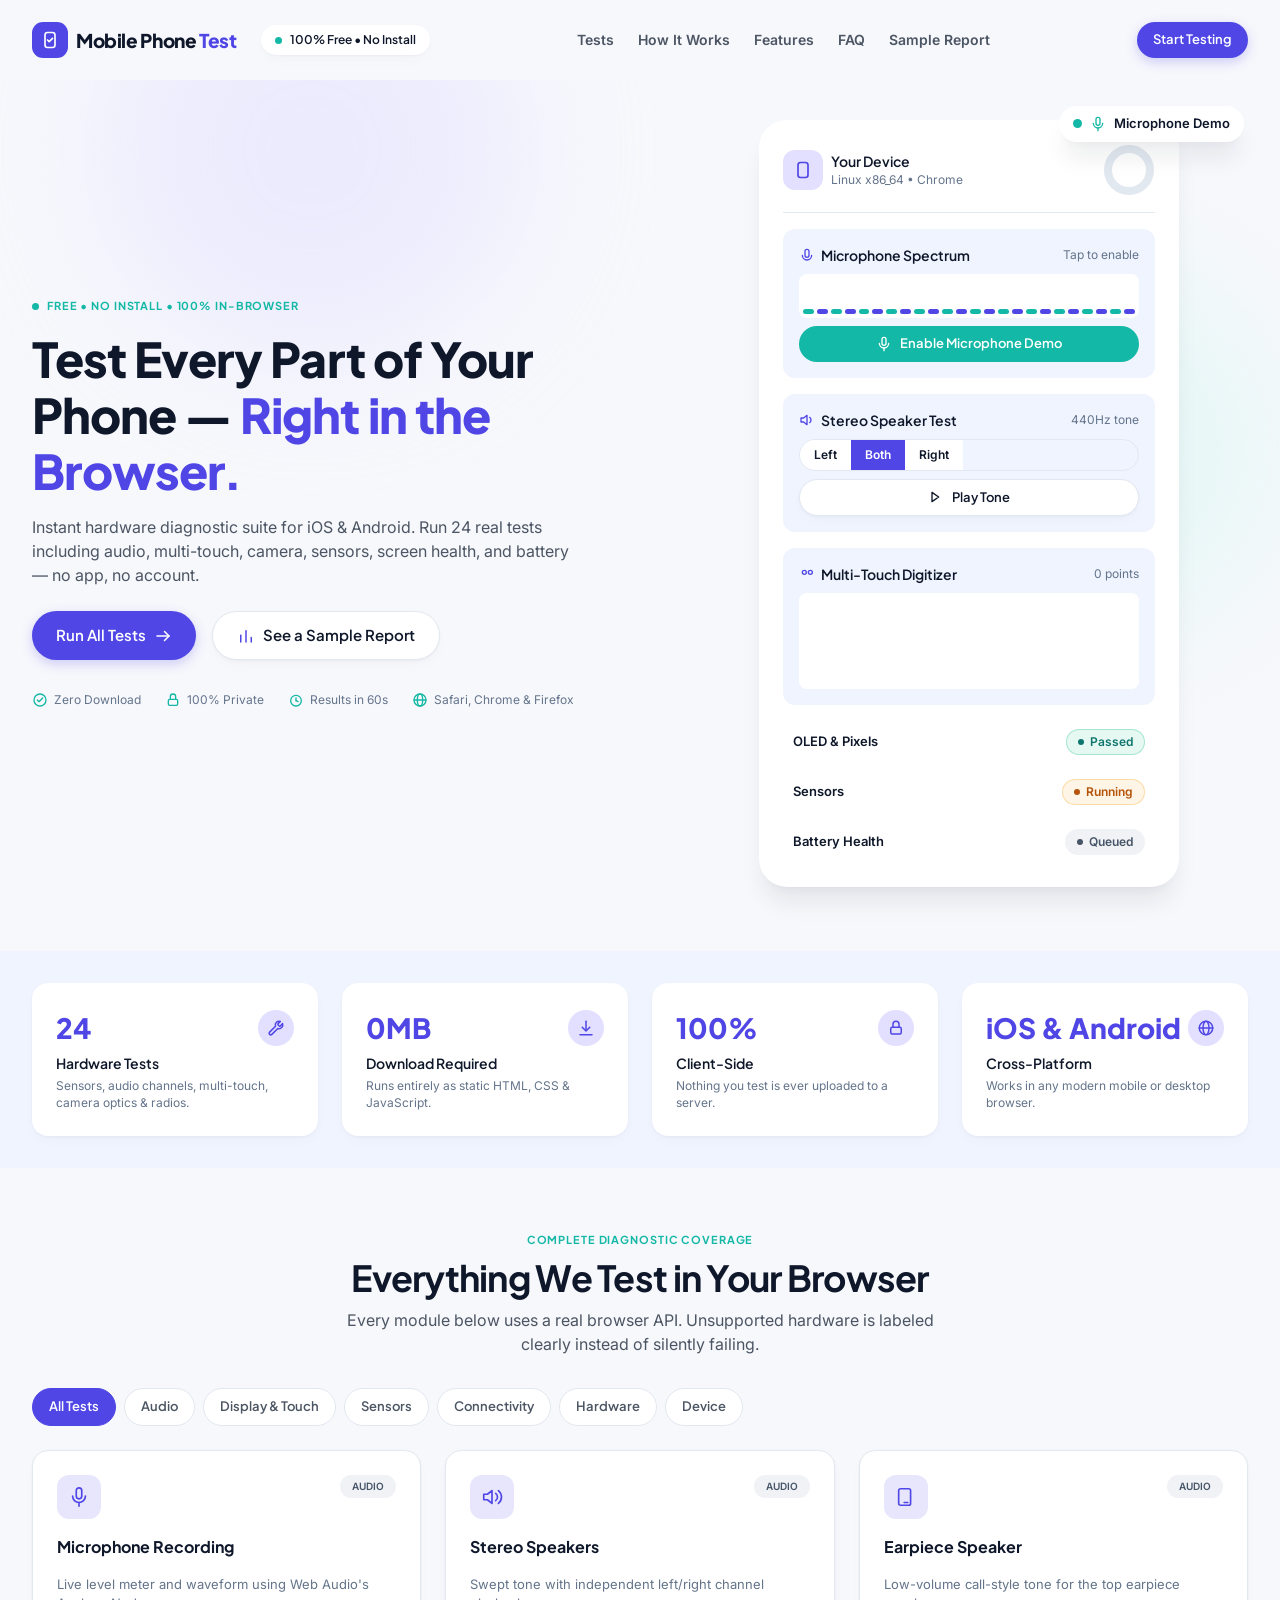
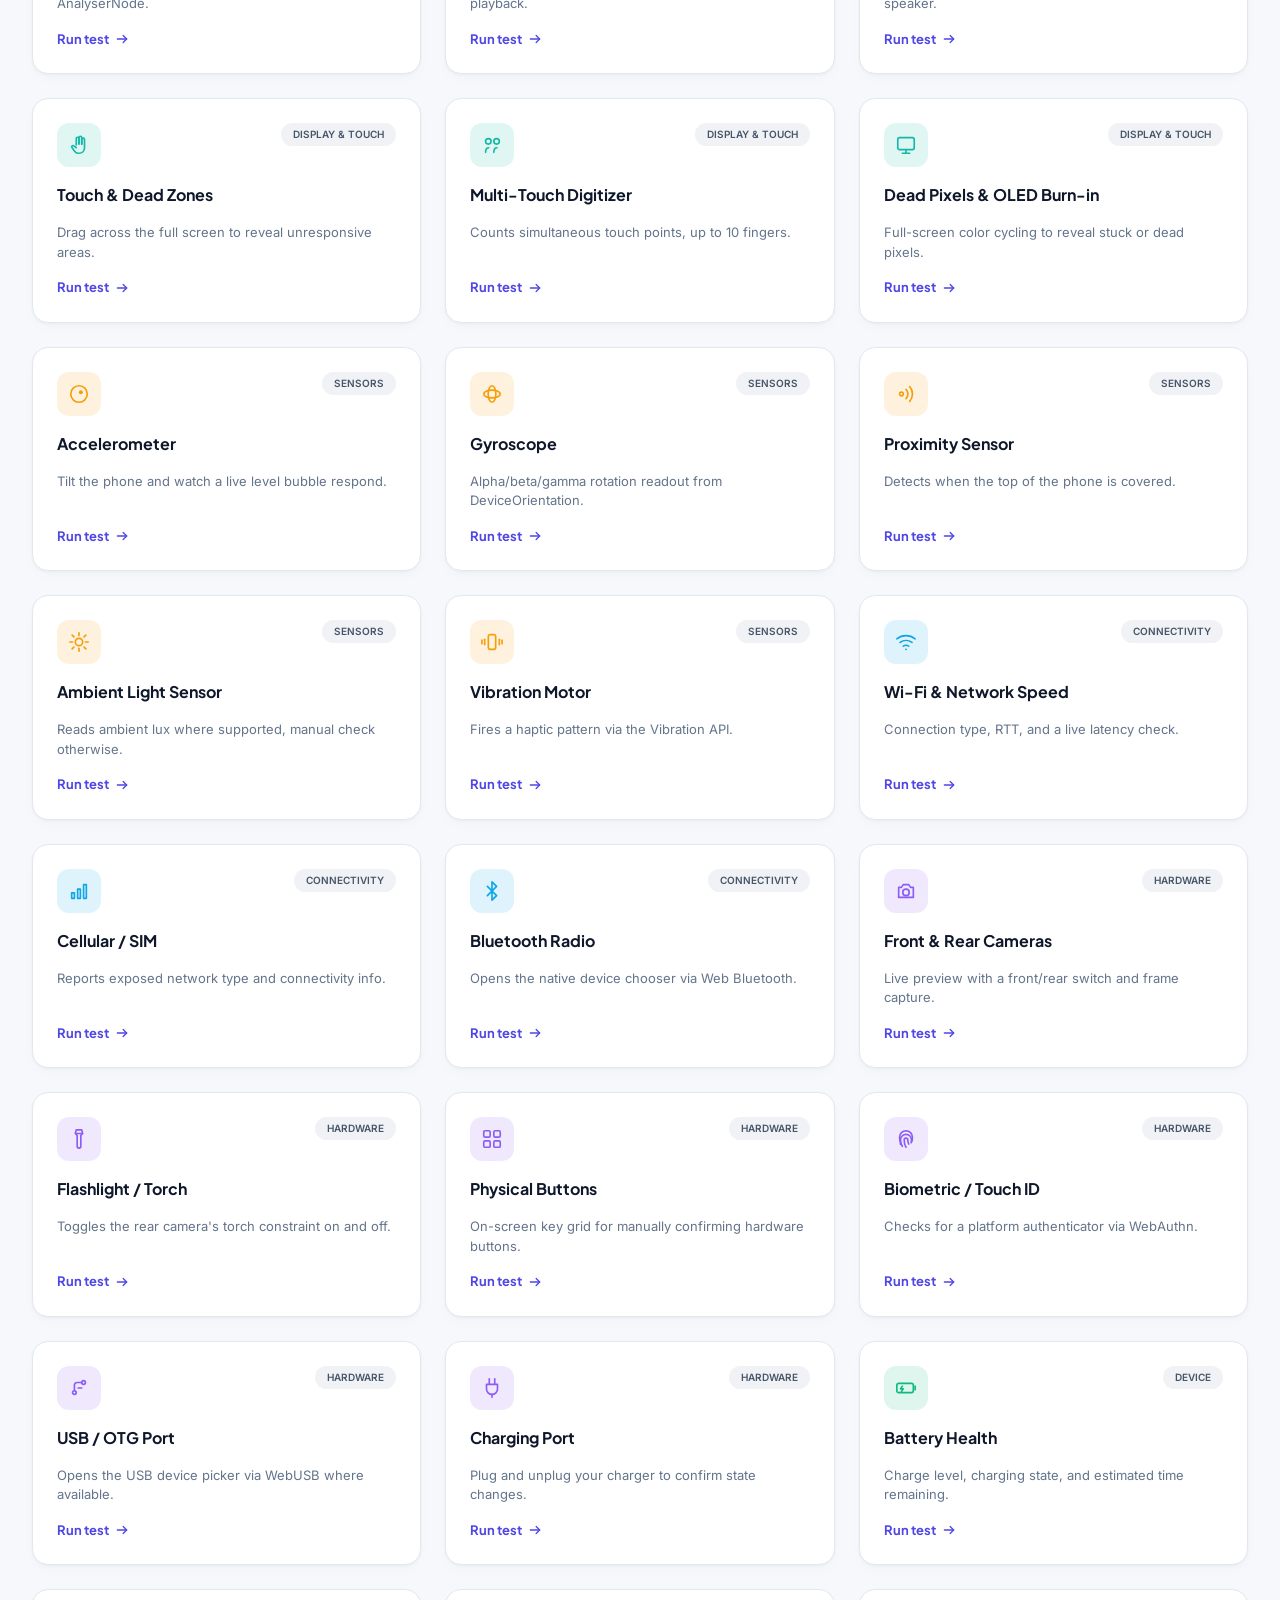
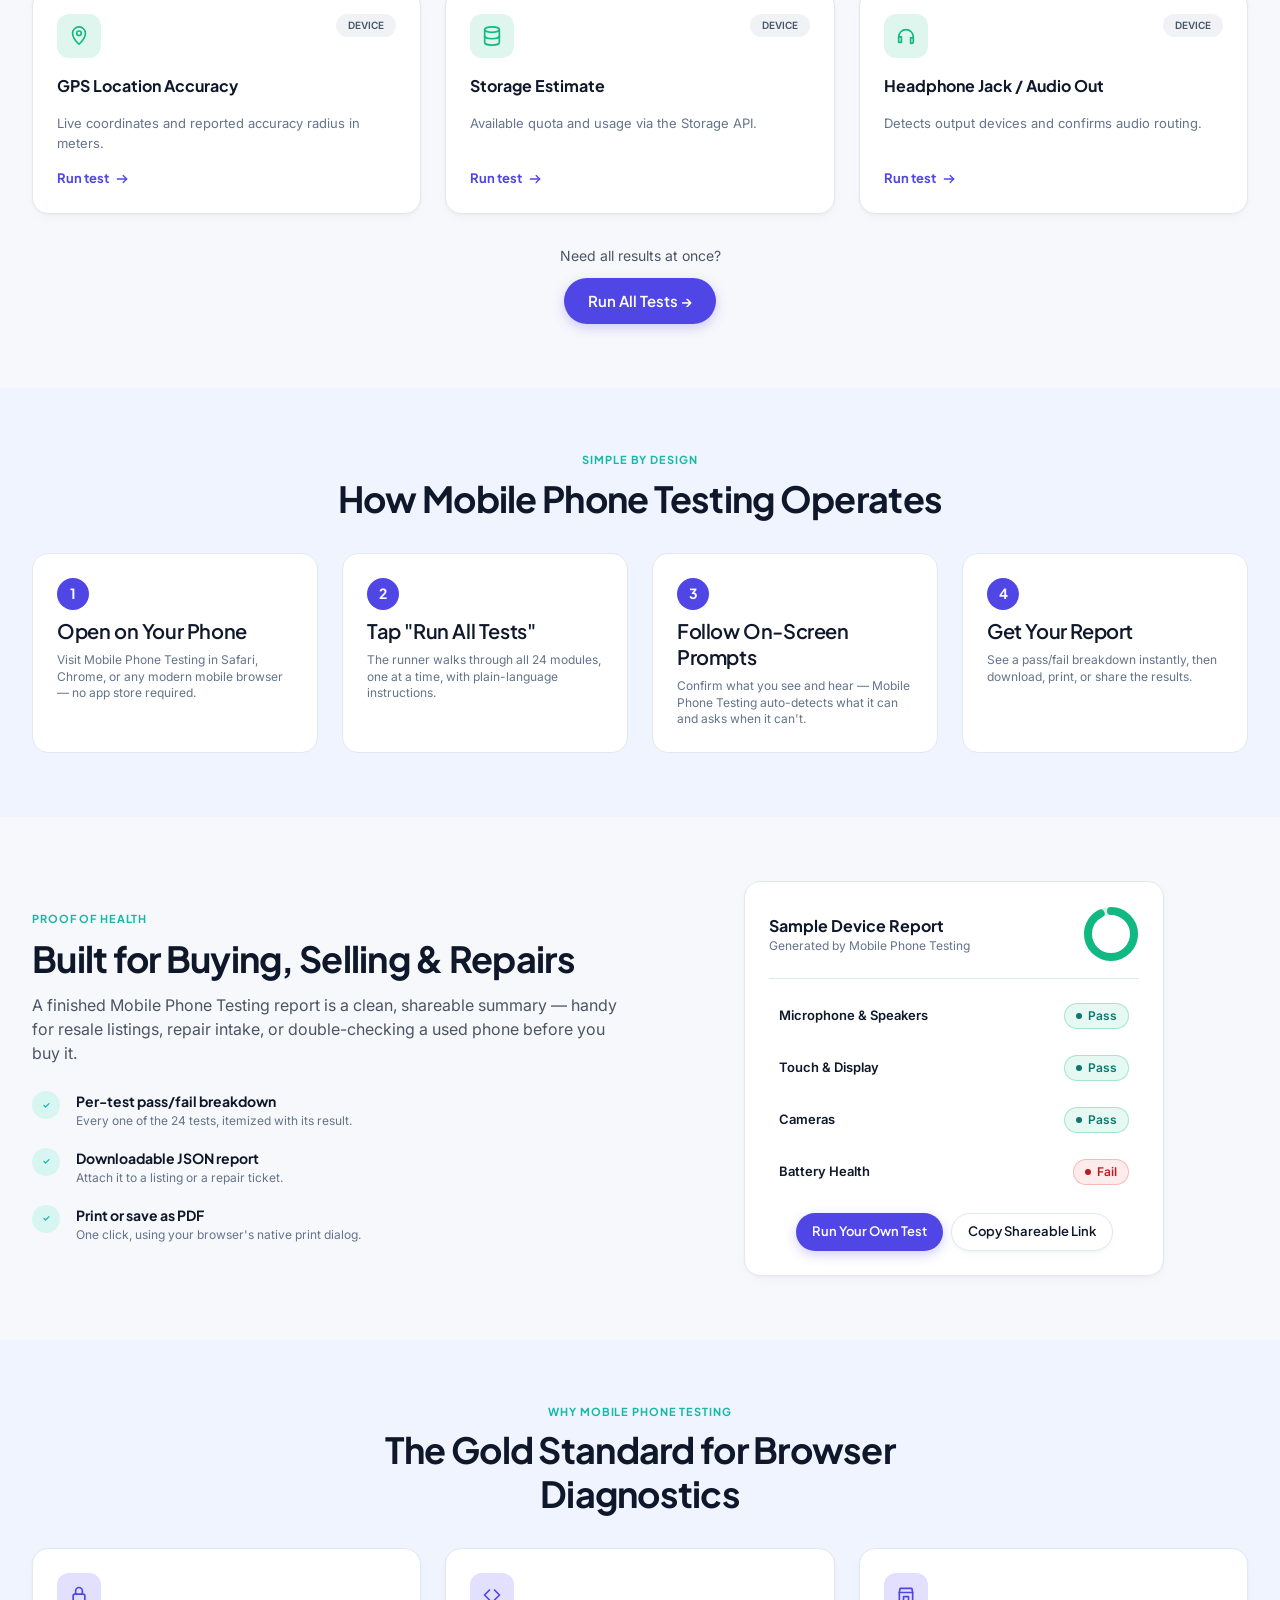
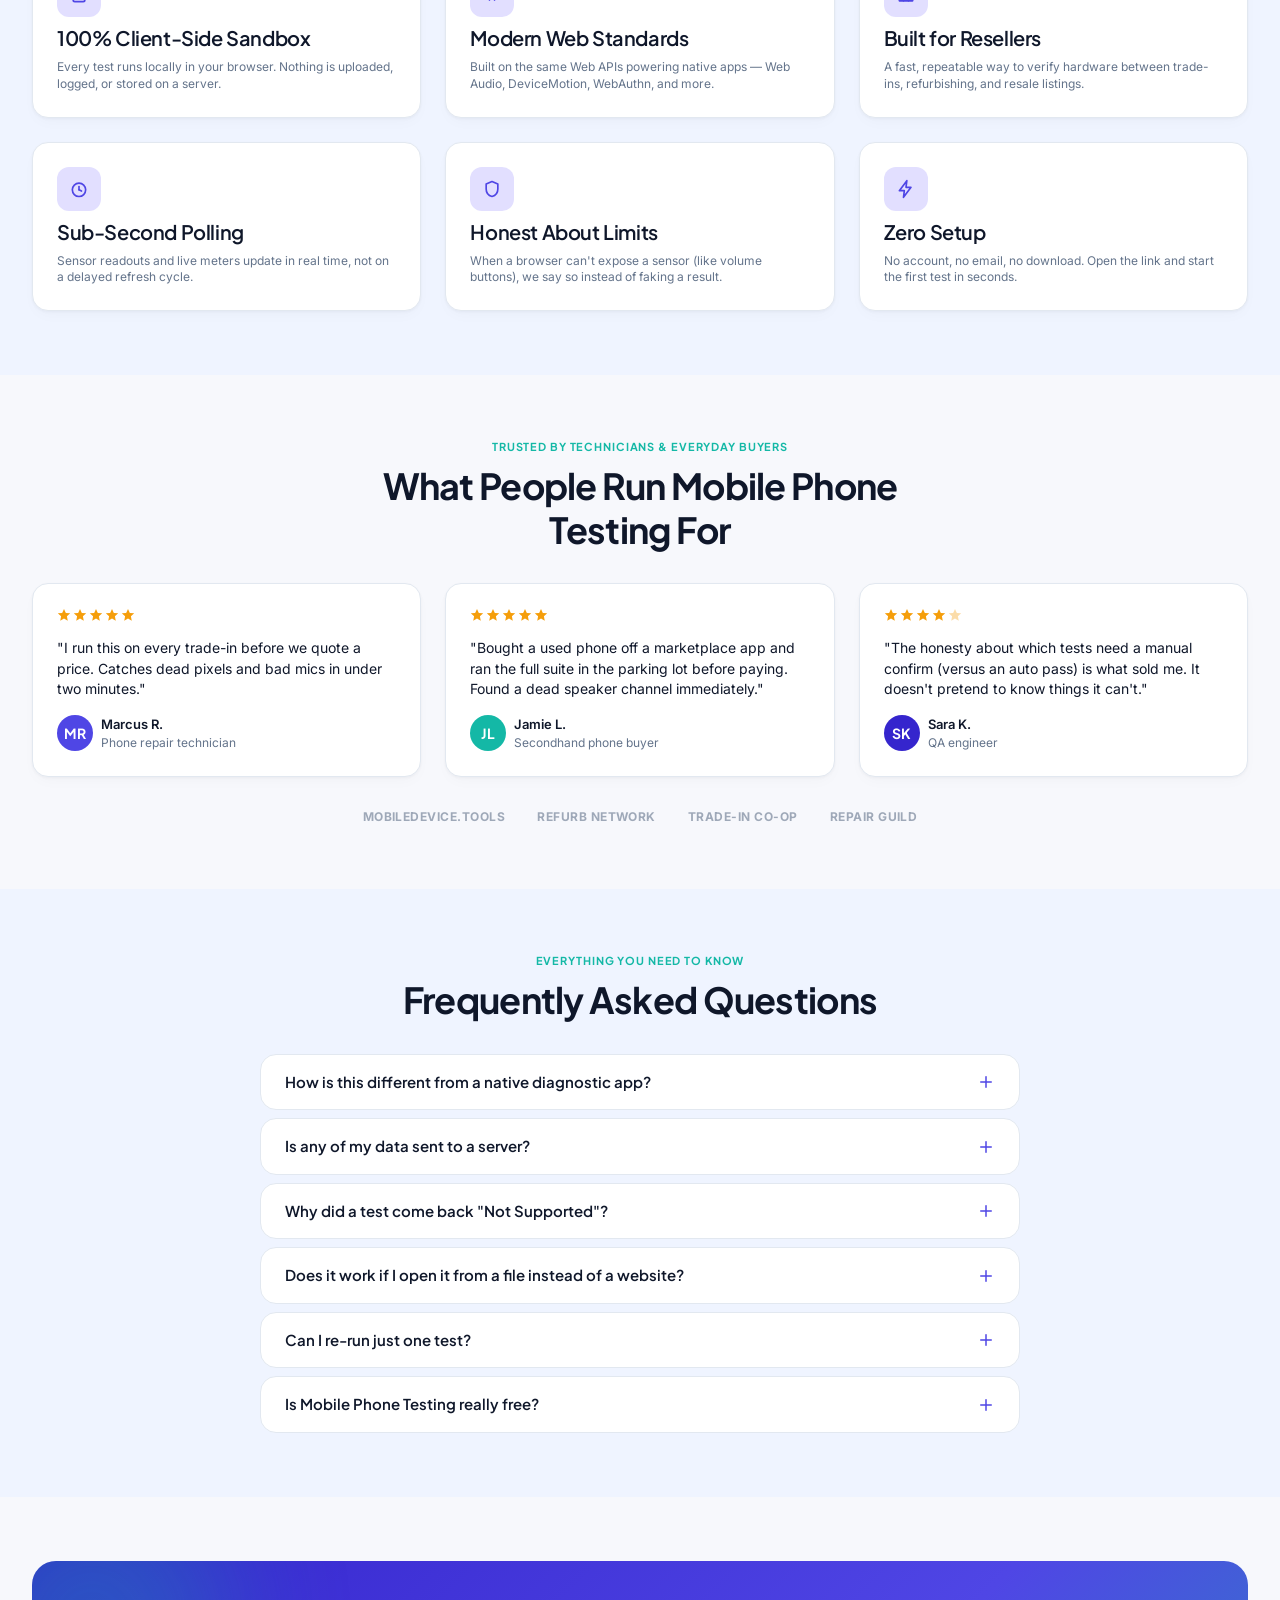
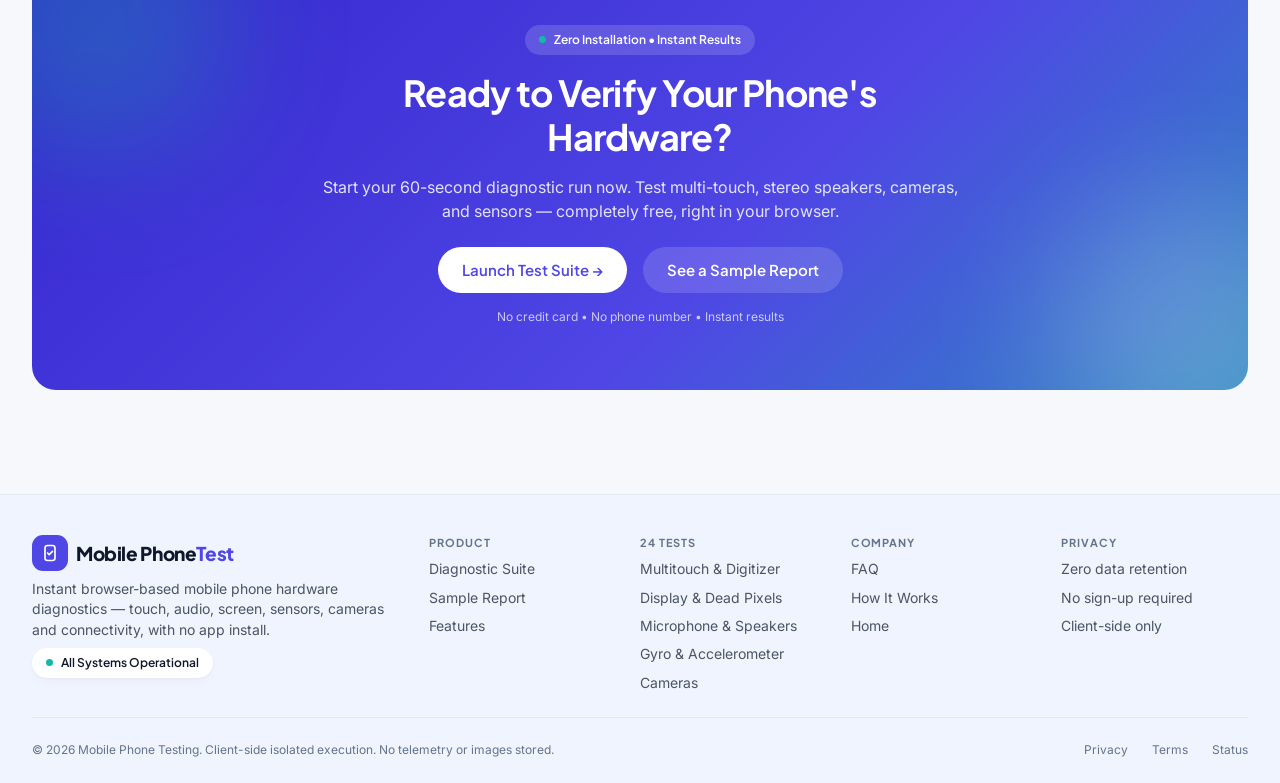
<file: index.html>
<!DOCTYPE html>
<html lang="en">
<head>
<meta charset="UTF-8" />
<meta name="viewport" content="width=device-width, initial-scale=1.0" />
<title>Mobile Phone Testing — Free Mobile Phone Hardware Test in Your Browser</title>
<meta name="description" content="Run 24 real hardware diagnostics on any iOS or Android phone — microphone, speakers, camera, touch, sensors, GPS, battery, and more — free, instantly, with no app install." />
<meta name="keywords" content="mobile phone test, phone hardware diagnostics, online phone test, test phone sensors, test mobile screen, phone touch test, mobile camera test, phone speaker test, browser phone diagnostics, free phone check" />
<link rel="canonical" href="https://testmyphone.github.io/" />
  
<meta name="description" content="Run 18+ real hardware diagnostics on any phone — microphone, speakers, camera, touch, sensors, GPS, battery and more — free, instantly, with no app install." />
<meta name="theme-color" content="#4F46E5" />
<link rel="icon" href="./assets/favicon.svg" type="image/svg+xml" />
<link rel="preconnect" href="https://fonts.googleapis.com" />
<link rel="preconnect" href="https://fonts.gstatic.com" crossorigin />
<link href="https://fonts.googleapis.com/css2?family=Inter:wght@400;500;600;700&family=Plus+Jakarta+Sans:wght@600;700;800&display=swap" rel="stylesheet" />
<link rel="stylesheet" href="./css/base.css" />
<link rel="stylesheet" href="./css/layout.css" />
<link rel="stylesheet" href="./css/components.css" />

<!-- WebApplication Schema Markup -->
<script type="application/ld+json">
{
  "@context": "https://schema.org",
  "@type": "WebApplication",
  "name": "Mobile Phone Testing",
  "url": "https://testmyphone.github.io/",
  "description": "Instant browser-based mobile phone hardware diagnostics tool for testing touch, audio, screen, sensors, cameras, and connectivity with no app install.",
  "applicationCategory": "UtilitiesApplication",
  "operatingSystem": "iOS, Android, Windows, macOS, Linux",
  "browserRequirements": "Requires JavaScript and HTML5 Web APIs (Safari, Chrome, Firefox, Edge)",
  "offers": {
    "@type": "Offer",
    "price": "0",
    "priceCurrency": "USD"
  },
  "featureList": [
    "24 real-time hardware diagnostic tests",
    "Multi-touch screen and digitizer verification",
    "Microphone spectrum analyzer and stereo speaker tests",
    "Display dead pixel detection",
    "Gyroscope and accelerometer sensor testing",
    "Camera optics and flash functionality check",
    "100% client-side privacy-first execution"
  ]
}
</script>

  
</head>
<body>
<a href="#main" class="skip-link">Skip to content</a>

<!-- ============================= HEADER ============================= -->
<header class="site-header" id="siteHeader">
  <div class="site-header__bar">
    <div class="site-header__start">
      <a href="/" class="logo" aria-label="Mobile Phone Testing home">
        <span class="logo__mark">
          <svg viewBox="0 0 24 24" width="20" height="20" fill="none" stroke="#fff" stroke-width="2" stroke-linecap="round" stroke-linejoin="round" aria-hidden="true">
            <rect x="6" y="3" width="12" height="18" rx="3"></rect>
            <path d="M9 12l2 2 4-4"></path>
          </svg>
        </span>
        <span class="logo__text">Mobile Phone <span>Test</span></span>
      </a>
      <span class="pill header-free-pill">
        <span class="pill__dot"></span>100% Free • No Install
      </span>
    </div>

    <nav class="site-header__nav" aria-label="Primary">
      <a class="body-md" href="#test-suite" style="color:var(--color-text-body); font-weight:600;">Tests</a>
      <a class="body-md" href="#how-it-works" style="color:var(--color-text-body); font-weight:600;">How It Works</a>
      <a class="body-md" href="#features" style="color:var(--color-text-body); font-weight:600;">Features</a>
      <a class="body-md" href="#faq" style="color:var(--color-text-body); font-weight:600;">FAQ</a>
      <a class="body-md" href="#dashboard" style="color:var(--color-text-body); font-weight:600;">Sample Report</a>
    </nav>

    <div class="site-header__actions">
      <a href="/tests" class="btn btn--primary btn--sm">Start Testing</a>
      <button class="mobile-menu-toggle" id="mobileMenuToggle" aria-expanded="false" aria-controls="mobileMenu" aria-label="Open menu">
        <svg viewBox="0 0 24 24" width="20" height="20" fill="none" stroke="currentColor" stroke-width="2" stroke-linecap="round" aria-hidden="true">
          <line x1="4" y1="7" x2="20" y2="7"></line><line x1="4" y1="12" x2="20" y2="12"></line><line x1="4" y1="17" x2="20" y2="17"></line>
        </svg>
      </button>
    </div>
  </div>
</header>

<div class="mobile-menu" id="mobileMenu">
  <button class="mobile-menu-toggle" id="mobileMenuClose" aria-label="Close menu" style="align-self:flex-end;">
    <svg viewBox="0 0 24 24" width="20" height="20" fill="none" stroke="currentColor" stroke-width="2" stroke-linecap="round" aria-hidden="true"><line x1="6" y1="6" x2="18" y2="18"></line><line x1="18" y1="6" x2="6" y2="18"></line></svg>
  </button>
  <nav class="mobile-menu__links" aria-label="Mobile">
    <a href="#test-suite" data-menu-link>Tests</a>
    <a href="#how-it-works" data-menu-link>How It Works</a>
    <a href="#features" data-menu-link>Features</a>
    <a href="#faq" data-menu-link>FAQ</a>
    <a href="#dashboard" data-menu-link>Sample Report</a>
  </nav>
  <a href="/tests" class="btn btn--primary btn--block">Start Testing</a>
</div>

<main id="main" class="site-main">

  <!-- ============================= HERO ============================= -->
  <section class="hero" id="hero">
    <div class="blob" style="top:-140px; left:8%; width:420px; height:420px; background:var(--color-primary-tint); opacity:.5;"></div>
    <div class="blob" style="top:180px; right:0; width:380px; height:380px; background:var(--color-secondary-tint); opacity:.5;"></div>
    <div class="container">
      <div class="hero__grid">
        <div class="hero__copy reveal">
          <span class="eyebrow"><span class="pill__dot" style="background:var(--color-secondary);"></span>Free • No Install • 100% In-Browser</span>
          <h1 class="h-xl">Test Every Part of Your Phone — <span class="text-primary">Right in the Browser.</span></h1>
          <p class="body-lg" style="max-width:34rem;">Instant hardware diagnostic suite for iOS &amp; Android. Run 24 real tests including audio, multi-touch, camera, sensors, screen health, and battery — no app, no account.</p>
          <div class="hero__ctas">
            <a href="/tests" class="btn btn--primary">
              <span>Run All Tests</span>
              <svg viewBox="0 0 24 24" width="18" height="18" fill="none" stroke="currentColor" stroke-width="2" stroke-linecap="round" stroke-linejoin="round" aria-hidden="true"><line x1="4" y1="12" x2="20" y2="12"></line><path d="M14 6l6 6-6 6"></path></svg>
            </a>
            <a href="#dashboard" class="btn btn--secondary">
              <svg viewBox="0 0 24 24" width="18" height="18" fill="none" stroke="var(--color-primary)" stroke-width="2" stroke-linecap="round" stroke-linejoin="round" aria-hidden="true"><line x1="5" y1="20" x2="5" y2="11"></line><line x1="12" y1="20" x2="12" y2="5"></line><line x1="19" y1="20" x2="19" y2="14"></line></svg>
              <span>See a Sample Report</span>
            </a>
          </div>
          <div class="hero__trust body-sm">
            <span style="display:flex; align-items:center; gap:6px;"><svg viewBox="0 0 24 24" width="16" height="16" fill="none" stroke="var(--color-secondary)" stroke-width="2" stroke-linecap="round" stroke-linejoin="round" aria-hidden="true"><circle cx="12" cy="12" r="9"></circle><path d="M8 12l2.5 2.5L16 9"></path></svg>Zero Download</span>
            <span style="display:flex; align-items:center; gap:6px;"><svg viewBox="0 0 24 24" width="16" height="16" fill="none" stroke="var(--color-secondary)" stroke-width="2" stroke-linecap="round" stroke-linejoin="round" aria-hidden="true"><rect x="5" y="11" width="14" height="9" rx="2"></rect><path d="M8 11V7a4 4 0 0 1 8 0v4"></path></svg>100% Private</span>
            <span style="display:flex; align-items:center; gap:6px;"><svg viewBox="0 0 24 24" width="16" height="16" fill="none" stroke="var(--color-secondary)" stroke-width="2" stroke-linecap="round" stroke-linejoin="round" aria-hidden="true"><circle cx="12" cy="13" r="8"></circle><line x1="12" y1="13" x2="12" y2="9"></line><line x1="12" y1="13" x2="15" y2="14.5"></line></svg>Results in 60s</span>
            <span style="display:flex; align-items:center; gap:6px;"><svg viewBox="0 0 24 24" width="16" height="16" fill="none" stroke="var(--color-secondary)" stroke-width="2" stroke-linecap="round" stroke-linejoin="round" aria-hidden="true"><circle cx="12" cy="12" r="9"></circle><line x1="3" y1="12" x2="21" y2="12"></line><ellipse cx="12" cy="12" rx="4" ry="9"></ellipse></svg>Safari, Chrome &amp; Firefox</span>
          </div>
        </div>

        <!-- Hero right: LIVE functioning demo widget -->
        <div class="hero__panel-wrap reveal">
          <div class="floating-badge" id="micBadge">
            <span class="floating-badge__dot" id="micBadgeDot"></span>
            <svg viewBox="0 0 24 24" width="16" height="16" fill="none" stroke="var(--color-secondary)" stroke-width="2" stroke-linecap="round" stroke-linejoin="round" aria-hidden="true"><rect x="9" y="2" width="6" height="12" rx="3"></rect><path d="M5 11a7 7 0 0 0 14 0"></path><line x1="12" y1="18" x2="12" y2="22"></line></svg>
            <span id="micBadgeText">Microphone Demo</span>
          </div>

          <div class="phone-panel">
            <div class="phone-panel__head">
              <div class="phone-panel__device">
                <span class="phone-panel__device-icon">
                  <svg viewBox="0 0 24 24" width="20" height="20" fill="none" stroke="currentColor" stroke-width="2" stroke-linecap="round" stroke-linejoin="round" aria-hidden="true"><rect x="6" y="3" width="12" height="18" rx="3"></rect></svg>
                </span>
                <div style="min-width:0;">
                  <div style="font-family:var(--font-heading); font-weight:600; font-size:14px;">Your Device</div>
                  <div class="body-sm" id="deviceUA" style="white-space:nowrap; overflow:hidden; text-overflow:ellipsis; max-width:180px;">Detecting browser…</div>
                </div>
              </div>
              <div class="phone-panel__ring" aria-hidden="true">
                <svg width="52" height="52" viewBox="0 0 52 52" style="transform:rotate(-90deg);">
                  <circle class="progress-ring__track" cx="26" cy="26" r="21"></circle>
                  <circle class="progress-ring__value" id="heroRing" cx="26" cy="26" r="21"></circle>
                </svg>
              </div>
            </div>

            <div class="phone-panel__body">
              <!-- Module 1: live mic meter -->
              <div class="demo-module">
                <div class="demo-module__head">
                  <span class="demo-module__title">
                    <svg viewBox="0 0 24 24" width="16" height="16" fill="none" stroke="var(--color-primary)" stroke-width="2" stroke-linecap="round" stroke-linejoin="round" aria-hidden="true"><rect x="9" y="2" width="6" height="12" rx="3"></rect><path d="M5 11a7 7 0 0 0 14 0"></path></svg>
                    Microphone Spectrum
                  </span>
                  <span class="body-sm" id="micStatusText">Tap to enable</span>
                </div>
                <div class="waveform" id="heroWaveform" aria-hidden="true"></div>
                <div style="padding-top:8px;">
                  <button class="btn btn--telemetry btn--sm btn--block" id="heroMicBtn" type="button">
                    <svg viewBox="0 0 24 24" width="16" height="16" fill="none" stroke="currentColor" stroke-width="2" stroke-linecap="round" stroke-linejoin="round" aria-hidden="true"><rect x="9" y="2" width="6" height="12" rx="3"></rect><path d="M5 11a7 7 0 0 0 14 0"></path><line x1="12" y1="18" x2="12" y2="22"></line></svg>
                    Enable Microphone Demo
                  </button>
                </div>
              </div>

              <!-- Module 2: speaker test -->
              <div class="demo-module">
                <div class="demo-module__head">
                  <span class="demo-module__title">
                    <svg viewBox="0 0 24 24" width="16" height="16" fill="none" stroke="var(--color-primary)" stroke-width="2" stroke-linecap="round" stroke-linejoin="round" aria-hidden="true"><path d="M3 9v6h4l5 4V5L7 9H3z"></path><path d="M16 8a5 5 0 0 1 0 8"></path></svg>
                    Stereo Speaker Test
                  </span>
                  <span class="body-sm">440Hz tone</span>
                </div>
                <div class="speaker-controls">
                  <div class="pan-toggle" role="group" aria-label="Channel">
                    <button type="button" id="heroPanLeft" aria-pressed="false">Left</button>
                    <button type="button" id="heroPanCenter" aria-pressed="true">Both</button>
                    <button type="button" id="heroPanRight" aria-pressed="false">Right</button>
                  </div>
                  <button class="btn btn--secondary btn--sm btn--block" id="heroSpeakerBtn" type="button">
                    <svg viewBox="0 0 24 24" width="16" height="16" fill="none" stroke="currentColor" stroke-width="2" stroke-linecap="round" stroke-linejoin="round" aria-hidden="true"><path d="M6 5l10 7-10 7z"></path></svg>
                    Play Tone
                  </button>
                </div>
              </div>

              <!-- Module 3: touch canvas -->
              <div class="demo-module">
                <div class="demo-module__head">
                  <span class="demo-module__title">
                    <svg viewBox="0 0 24 24" width="16" height="16" fill="none" stroke="var(--color-primary)" stroke-width="2" stroke-linecap="round" stroke-linejoin="round" aria-hidden="true"><circle cx="8" cy="8" r="3"></circle><circle cx="17" cy="8" r="3"></circle></svg>
                    Multi-Touch Digitizer
                  </span>
                  <span class="body-sm" id="touchPointCount">0 points</span>
                </div>
                <div class="touch-canvas-wrap">
                  <canvas id="heroTouchCanvas" aria-label="Draw here to test touch responsiveness" role="img"></canvas>
                </div>
              </div>

              <!-- Mini test row list -->
              <div class="mini-row-list" id="heroMiniRows" aria-hidden="true">
                <div class="mini-row"><span class="mini-row__name">OLED &amp; Pixels</span><span class="chip chip--pass"><span class="chip__dot"></span>Passed</span></div>
                <div class="mini-row"><span class="mini-row__name">Sensors</span><span class="chip chip--running"><span class="chip__dot"></span>Running</span></div>
                <div class="mini-row"><span class="mini-row__name">Battery Health</span><span class="chip chip--pending"><span class="chip__dot"></span>Queued</span></div>
              </div>
            </div>
          </div>
        </div>
      </div>
    </div>
  </section>

  <!-- ============================= STATS STRIP ============================= -->
  <section class="section section--tight section--alt">
    <div class="container">
      <div class="stats-grid">
        <div class="stat-card reveal">
          <div class="stat-card__top">
            <span class="stat-card__value">24</span>
            <span class="stat-card__icon"><svg viewBox="0 0 24 24" width="18" height="18" fill="none" stroke="currentColor" stroke-width="2" stroke-linecap="round" stroke-linejoin="round" aria-hidden="true"><path d="M14.7 6.3a1 1 0 0 0 0 1.4l1.6 1.6a1 1 0 0 0 1.4 0l3.1-3.1a5 5 0 0 1-6.4 6.4L6.5 20.5a2 2 0 0 1-3-3l7.9-7.9a5 5 0 0 1 6.4-6.4z"></path></svg></span>
          </div>
          <span style="font-family:var(--font-heading); font-weight:600; font-size:14px;">Hardware Tests</span>
          <p class="body-sm">Sensors, audio channels, multi-touch, camera optics &amp; radios.</p>
        </div>
        <div class="stat-card reveal">
          <div class="stat-card__top">
            <span class="stat-card__value">0MB</span>
            <span class="stat-card__icon"><svg viewBox="0 0 24 24" width="18" height="18" fill="none" stroke="currentColor" stroke-width="2" stroke-linecap="round" stroke-linejoin="round" aria-hidden="true"><path d="M12 3v12"></path><path d="M7 11l5 5 5-5"></path><line x1="4" y1="21" x2="20" y2="21"></line></svg></span>
          </div>
          <span style="font-family:var(--font-heading); font-weight:600; font-size:14px;">Download Required</span>
          <p class="body-sm">Runs entirely as static HTML, CSS &amp; JavaScript.</p>
        </div>
        <div class="stat-card reveal">
          <div class="stat-card__top">
            <span class="stat-card__value">100%</span>
            <span class="stat-card__icon"><svg viewBox="0 0 24 24" width="18" height="18" fill="none" stroke="currentColor" stroke-width="2" stroke-linecap="round" stroke-linejoin="round" aria-hidden="true"><rect x="5" y="11" width="14" height="9" rx="2"></rect><path d="M8 11V7a4 4 0 0 1 8 0v4"></path></svg></span>
          </div>
          <span style="font-family:var(--font-heading); font-weight:600; font-size:14px;">Client-Side</span>
          <p class="body-sm">Nothing you test is ever uploaded to a server.</p>
        </div>
        <div class="stat-card reveal">
          <div class="stat-card__top">
            <span class="stat-card__value">iOS &amp; Android</span>
            <span class="stat-card__icon"><svg viewBox="0 0 24 24" width="18" height="18" fill="none" stroke="currentColor" stroke-width="2" stroke-linecap="round" stroke-linejoin="round" aria-hidden="true"><circle cx="12" cy="12" r="9"></circle><line x1="3" y1="12" x2="21" y2="12"></line><ellipse cx="12" cy="12" rx="4" ry="9"></ellipse></svg></span>
          </div>
          <span style="font-family:var(--font-heading); font-weight:600; font-size:14px;">Cross-Platform</span>
          <p class="body-sm">Works in any modern mobile or desktop browser.</p>
        </div>
      </div>
    </div>
  </section>

  <!-- ============================= FULL TEST SUITE GRID ============================= -->
  <section class="section" id="test-suite">
    <div class="container">
      <div class="section-head section-head--center" style="margin-inline:auto;">
        <span class="eyebrow" style="margin-inline:auto;">Complete Diagnostic Coverage</span>
        <h2 class="h-lg">Everything We Test in Your Browser</h2>
        <p class="body-lg">Every module below uses a real browser API. Unsupported hardware is labeled clearly instead of silently failing.</p>
      </div>

      <div class="tests-toolbar" role="tablist" aria-label="Filter tests by category" id="categoryTabs">
        <button class="category-tab" type="button" aria-pressed="true" data-category="all">All Tests</button>
        <button class="category-tab" type="button" aria-pressed="false" data-category="audio">Audio</button>
        <button class="category-tab" type="button" aria-pressed="false" data-category="display">Display &amp; Touch</button>
        <button class="category-tab" type="button" aria-pressed="false" data-category="sensors">Sensors</button>
        <button class="category-tab" type="button" aria-pressed="false" data-category="connectivity">Connectivity</button>
        <button class="category-tab" type="button" aria-pressed="false" data-category="hardware">Hardware</button>
        <button class="category-tab" type="button" aria-pressed="false" data-category="device">Device</button>
      </div>

      <div class="tests-grid" id="testsGrid">
        <!-- Cards are generated in JS from a single source of truth, see js/main.js TEST_CATALOG -->
      </div>

      <div style="display:flex; flex-direction:column; align-items:center; gap:12px; padding-top:32px;">
        <p class="body-md">Need all results at once?</p>
        <a href="/tests" class="btn btn--primary">Run All Tests →</a>
      </div>
    </div>
  </section>

  <!-- ============================= HOW IT WORKS ============================= -->
  <section class="section section--alt" id="how-it-works">
    <div class="container">
      <div class="section-head section-head--center" style="margin-inline:auto;">
        <span class="eyebrow" style="margin-inline:auto;">Simple By Design</span>
        <h2 class="h-lg">How Mobile Phone Testing Operates</h2>
      </div>
      <div class="timeline">
        <div class="timeline-step reveal">
          <span class="timeline-step__num">1</span>
          <h3 class="h-sm">Open on Your Phone</h3>
          <p class="body-sm">Visit Mobile Phone Testing in Safari, Chrome, or any modern mobile browser — no app store required.</p>
        </div>
        <div class="timeline-step reveal">
          <span class="timeline-step__num">2</span>
          <h3 class="h-sm">Tap &quot;Run All Tests&quot;</h3>
          <p class="body-sm">The runner walks through all 24 modules, one at a time, with plain-language instructions.</p>
        </div>
        <div class="timeline-step reveal">
          <span class="timeline-step__num">3</span>
          <h3 class="h-sm">Follow On-Screen Prompts</h3>
          <p class="body-sm">Confirm what you see and hear — Mobile Phone Testing auto-detects what it can and asks when it can't.</p>
        </div>
        <div class="timeline-step reveal">
          <span class="timeline-step__num">4</span>
          <h3 class="h-sm">Get Your Report</h3>
          <p class="body-sm">See a pass/fail breakdown instantly, then download, print, or share the results.</p>
        </div>
      </div>
    </div>
  </section>

  <!-- ============================= RESULTS / DASHBOARD PREVIEW ============================= -->
  <section class="section" id="dashboard">
    <div class="container">
      <div class="split">
        <div class="reveal">
          <span class="eyebrow">Proof Of Health</span>
          <h2 class="h-lg" style="padding-top:8px;">Built for Buying, Selling &amp; Repairs</h2>
          <p class="body-lg" style="padding-top:12px;">A finished Mobile Phone Testing report is a clean, shareable summary — handy for resale listings, repair intake, or double-checking a used phone before you buy it.</p>
          <div style="padding-top:16px;">
            <div class="benefit-row">
              <span class="benefit-row__icon"><svg viewBox="0 0 24 24" width="15" height="15" fill="none" stroke="currentColor" stroke-width="2" stroke-linecap="round" stroke-linejoin="round" aria-hidden="true"><path d="M8 12l2.5 2.5L16 9"></path></svg></span>
              <div><strong style="font-family:var(--font-heading); font-size:14px;">Per-test pass/fail breakdown</strong><p class="body-sm">Every one of the 24 tests, itemized with its result.</p></div>
            </div>
            <div class="benefit-row">
              <span class="benefit-row__icon"><svg viewBox="0 0 24 24" width="15" height="15" fill="none" stroke="currentColor" stroke-width="2" stroke-linecap="round" stroke-linejoin="round" aria-hidden="true"><path d="M8 12l2.5 2.5L16 9"></path></svg></span>
              <div><strong style="font-family:var(--font-heading); font-size:14px;">Downloadable JSON report</strong><p class="body-sm">Attach it to a listing or a repair ticket.</p></div>
            </div>
            <div class="benefit-row">
              <span class="benefit-row__icon"><svg viewBox="0 0 24 24" width="15" height="15" fill="none" stroke="currentColor" stroke-width="2" stroke-linecap="round" stroke-linejoin="round" aria-hidden="true"><path d="M8 12l2.5 2.5L16 9"></path></svg></span>
              <div><strong style="font-family:var(--font-heading); font-size:14px;">Print or save as PDF</strong><p class="body-sm">One click, using your browser's native print dialog.</p></div>
            </div>
          </div>
        </div>

        <div class="split__visual reveal">
          <div class="card" style="padding:24px; max-width:420px; margin-inline:auto;">
            <div style="display:flex; align-items:center; justify-content:space-between; gap:12px; padding-bottom:16px; border-bottom:1px solid var(--color-border);">
              <div>
                <div style="font-family:var(--font-heading); font-weight:700;">Sample Device Report</div>
                <div class="body-sm">Generated by Mobile Phone Testing</div>
              </div>
              <div style="text-align:center;">
                <svg width="56" height="56" viewBox="0 0 56 56" style="transform:rotate(-90deg);">
                  <circle class="progress-ring__track" cx="28" cy="28" r="23"></circle>
                  <circle class="progress-ring__value" cx="28" cy="28" r="23" style="--ring-color:var(--color-success); stroke-dasharray:144.51; stroke-dashoffset:11.6;"></circle>
                </svg>
              </div>
            </div>
            <div style="padding-top:16px; display:flex; flex-direction:column; gap:10px;">
              <div class="mini-row"><span class="mini-row__name">Microphone &amp; Speakers</span><span class="chip chip--pass"><span class="chip__dot"></span>Pass</span></div>
              <div class="mini-row"><span class="mini-row__name">Touch &amp; Display</span><span class="chip chip--pass"><span class="chip__dot"></span>Pass</span></div>
              <div class="mini-row"><span class="mini-row__name">Cameras</span><span class="chip chip--pass"><span class="chip__dot"></span>Pass</span></div>
              <div class="mini-row"><span class="mini-row__name">Battery Health</span><span class="chip chip--fail"><span class="chip__dot"></span>Fail</span></div>
            </div>
            <div class="results-actions" style="padding-top:20px;">
              <a href="/tests" class="btn btn--primary btn--sm">Run Your Own Test</a>
              <button class="btn btn--secondary btn--sm" type="button" id="copySampleLinkBtn">Copy Shareable Link</button>
            </div>
          </div>
        </div>
      </div>
    </div>
  </section>

  <!-- ============================= WHY CHOOSE US / FEATURES ============================= -->
  <section class="section section--alt" id="features">
    <div class="container">
      <div class="section-head section-head--center" style="margin-inline:auto;">
        <span class="eyebrow" style="margin-inline:auto;">Why Mobile Phone Testing</span>
        <h2 class="h-lg">The Gold Standard for Browser Diagnostics</h2>
      </div>
      <div class="bento-grid">
        <div class="feature-card card reveal">
          <span class="feature-card__icon"><svg viewBox="0 0 24 24" width="20" height="20" fill="none" stroke="currentColor" stroke-width="2" stroke-linecap="round" stroke-linejoin="round" aria-hidden="true"><rect x="5" y="11" width="14" height="9" rx="2"></rect><path d="M8 11V7a4 4 0 0 1 8 0v4"></path></svg></span>
          <h3 class="h-sm">100% Client-Side Sandbox</h3>
          <p class="body-sm">Every test runs locally in your browser. Nothing is uploaded, logged, or stored on a server.</p>
        </div>
        <div class="feature-card card reveal">
          <span class="feature-card__icon"><svg viewBox="0 0 24 24" width="20" height="20" fill="none" stroke="currentColor" stroke-width="2" stroke-linecap="round" stroke-linejoin="round" aria-hidden="true"><path d="M9 6l-6 6 6 6"></path><path d="M15 6l6 6-6 6"></path></svg></span>
          <h3 class="h-sm">Modern Web Standards</h3>
          <p class="body-sm">Built on the same Web APIs powering native apps — Web Audio, DeviceMotion, WebAuthn, and more.</p>
        </div>
        <div class="feature-card card reveal">
          <span class="feature-card__icon"><svg viewBox="0 0 24 24" width="20" height="20" fill="none" stroke="currentColor" stroke-width="2" stroke-linecap="round" stroke-linejoin="round" aria-hidden="true"><path d="M4 9l1-5h14l1 5"></path><path d="M4 9h16v10H4z"></path><path d="M9 19v-5h6v5"></path></svg></span>
          <h3 class="h-sm">Built for Resellers</h3>
          <p class="body-sm">A fast, repeatable way to verify hardware between trade-ins, refurbishing, and resale listings.</p>
        </div>
        <div class="feature-card card reveal">
          <span class="feature-card__icon"><svg viewBox="0 0 24 24" width="20" height="20" fill="none" stroke="currentColor" stroke-width="2" stroke-linecap="round" stroke-linejoin="round" aria-hidden="true"><circle cx="12" cy="13" r="8"></circle><line x1="12" y1="13" x2="12" y2="9"></line><line x1="12" y1="13" x2="15" y2="14.5"></line></svg></span>
          <h3 class="h-sm">Sub-Second Polling</h3>
          <p class="body-sm">Sensor readouts and live meters update in real time, not on a delayed refresh cycle.</p>
        </div>
        <div class="feature-card card reveal">
          <span class="feature-card__icon"><svg viewBox="0 0 24 24" width="20" height="20" fill="none" stroke="currentColor" stroke-width="2" stroke-linecap="round" stroke-linejoin="round" aria-hidden="true"><path d="M12 3l7 3v6c0 5-3 8-7 9-4-1-7-4-7-9V6l7-3z"></path></svg></span>
          <h3 class="h-sm">Honest About Limits</h3>
          <p class="body-sm">When a browser can't expose a sensor (like volume buttons), we say so instead of faking a result.</p>
        </div>
        <div class="feature-card card reveal">
          <span class="feature-card__icon"><svg viewBox="0 0 24 24" width="20" height="20" fill="none" stroke="currentColor" stroke-width="2" stroke-linecap="round" stroke-linejoin="round" aria-hidden="true"><path d="M13 2 4 14h6l-1 8 9-12h-6z"></path></svg></span>
          <h3 class="h-sm">Zero Setup</h3>
          <p class="body-sm">No account, no email, no download. Open the link and start the first test in seconds.</p>
        </div>
      </div>
    </div>
  </section>

  <!-- ============================= TESTIMONIALS ============================= -->
  <section class="section">
    <div class="container">
      <div class="section-head section-head--center" style="margin-inline:auto;">
        <span class="eyebrow" style="margin-inline:auto;">Trusted By Technicians &amp; Everyday Buyers</span>
        <h2 class="h-lg">What People Run Mobile Phone Testing For</h2>
      </div>
      <div class="testimonial-grid">
        <div class="testimonial-card card reveal">
          <div class="testimonial-card__stars" aria-hidden="true">
            <svg viewBox="0 0 16 16" width="14" height="14" fill="currentColor"><path d="M8 1l2.1 4.6 5 .5-3.8 3.4 1 5-4.3-2.6-4.3 2.6 1-5-3.8-3.4 5-.5z"></path></svg>
            <svg viewBox="0 0 16 16" width="14" height="14" fill="currentColor"><path d="M8 1l2.1 4.6 5 .5-3.8 3.4 1 5-4.3-2.6-4.3 2.6 1-5-3.8-3.4 5-.5z"></path></svg>
            <svg viewBox="0 0 16 16" width="14" height="14" fill="currentColor"><path d="M8 1l2.1 4.6 5 .5-3.8 3.4 1 5-4.3-2.6-4.3 2.6 1-5-3.8-3.4 5-.5z"></path></svg>
            <svg viewBox="0 0 16 16" width="14" height="14" fill="currentColor"><path d="M8 1l2.1 4.6 5 .5-3.8 3.4 1 5-4.3-2.6-4.3 2.6 1-5-3.8-3.4 5-.5z"></path></svg>
            <svg viewBox="0 0 16 16" width="14" height="14" fill="currentColor"><path d="M8 1l2.1 4.6 5 .5-3.8 3.4 1 5-4.3-2.6-4.3 2.6 1-5-3.8-3.4 5-.5z"></path></svg>
          </div>
          <p class="body-md" style="color:var(--color-text);">"I run this on every trade-in before we quote a price. Catches dead pixels and bad mics in under two minutes."</p>
          <div class="testimonial-card__person">
            <span class="avatar-generated" style="background:var(--color-primary);">MR</span>
            <div><div style="font-weight:600; font-size:13px;">Marcus R.</div><div class="body-sm">Phone repair technician</div></div>
          </div>
        </div>
        <div class="testimonial-card card reveal">
          <div class="testimonial-card__stars" aria-hidden="true">
            <svg viewBox="0 0 16 16" width="14" height="14" fill="currentColor"><path d="M8 1l2.1 4.6 5 .5-3.8 3.4 1 5-4.3-2.6-4.3 2.6 1-5-3.8-3.4 5-.5z"></path></svg>
            <svg viewBox="0 0 16 16" width="14" height="14" fill="currentColor"><path d="M8 1l2.1 4.6 5 .5-3.8 3.4 1 5-4.3-2.6-4.3 2.6 1-5-3.8-3.4 5-.5z"></path></svg>
            <svg viewBox="0 0 16 16" width="14" height="14" fill="currentColor"><path d="M8 1l2.1 4.6 5 .5-3.8 3.4 1 5-4.3-2.6-4.3 2.6 1-5-3.8-3.4 5-.5z"></path></svg>
            <svg viewBox="0 0 16 16" width="14" height="14" fill="currentColor"><path d="M8 1l2.1 4.6 5 .5-3.8 3.4 1 5-4.3-2.6-4.3 2.6 1-5-3.8-3.4 5-.5z"></path></svg>
            <svg viewBox="0 0 16 16" width="14" height="14" fill="currentColor"><path d="M8 1l2.1 4.6 5 .5-3.8 3.4 1 5-4.3-2.6-4.3 2.6 1-5-3.8-3.4 5-.5z"></path></svg>
          </div>
          <p class="body-md" style="color:var(--color-text);">"Bought a used phone off a marketplace app and ran the full suite in the parking lot before paying. Found a dead speaker channel immediately."</p>
          <div class="testimonial-card__person">
            <span class="avatar-generated" style="background:var(--color-secondary);">JL</span>
            <div><div style="font-weight:600; font-size:13px;">Jamie L.</div><div class="body-sm">Secondhand phone buyer</div></div>
          </div>
        </div>
        <div class="testimonial-card card reveal">
          <div class="testimonial-card__stars" aria-hidden="true">
            <svg viewBox="0 0 16 16" width="14" height="14" fill="currentColor"><path d="M8 1l2.1 4.6 5 .5-3.8 3.4 1 5-4.3-2.6-4.3 2.6 1-5-3.8-3.4 5-.5z"></path></svg>
            <svg viewBox="0 0 16 16" width="14" height="14" fill="currentColor"><path d="M8 1l2.1 4.6 5 .5-3.8 3.4 1 5-4.3-2.6-4.3 2.6 1-5-3.8-3.4 5-.5z"></path></svg>
            <svg viewBox="0 0 16 16" width="14" height="14" fill="currentColor"><path d="M8 1l2.1 4.6 5 .5-3.8 3.4 1 5-4.3-2.6-4.3 2.6 1-5-3.8-3.4 5-.5z"></path></svg>
            <svg viewBox="0 0 16 16" width="14" height="14" fill="currentColor"><path d="M8 1l2.1 4.6 5 .5-3.8 3.4 1 5-4.3-2.6-4.3 2.6 1-5-3.8-3.4 5-.5z"></path></svg>
            <svg viewBox="0 0 16 16" width="14" height="14" fill="currentColor" opacity="0.35"><path d="M8 1l2.1 4.6 5 .5-3.8 3.4 1 5-4.3-2.6-4.3 2.6 1-5-3.8-3.4 5-.5z"></path></svg>
          </div>
          <p class="body-md" style="color:var(--color-text);">"The honesty about which tests need a manual confirm (versus an auto pass) is what sold me. It doesn't pretend to know things it can't."</p>
          <div class="testimonial-card__person">
            <span class="avatar-generated" style="background:var(--color-primary-dark);">SK</span>
            <div><div style="font-weight:600; font-size:13px;">Sara K.</div><div class="body-sm">QA engineer</div></div>
          </div>
        </div>
      </div>
      <div class="logo-row" aria-hidden="true">
        <span class="body-sm" style="font-weight:700; letter-spacing:0.04em;">MOBILEDEVICE.TOOLS</span>
        <span class="body-sm" style="font-weight:700; letter-spacing:0.04em;">REFURB NETWORK</span>
        <span class="body-sm" style="font-weight:700; letter-spacing:0.04em;">TRADE-IN CO-OP</span>
        <span class="body-sm" style="font-weight:700; letter-spacing:0.04em;">REPAIR GUILD</span>
      </div>
    </div>
  </section>

  <!-- ============================= FAQ ============================= -->
  <section class="section section--alt" id="faq">
    <div class="container">
      <div class="section-head section-head--center" style="margin-inline:auto;">
        <span class="eyebrow" style="margin-inline:auto;">Everything You Need To Know</span>
        <h2 class="h-lg">Frequently Asked Questions</h2>
      </div>
      <div class="faq-list" id="faqList">
        <div class="accordion-item">
          <button class="accordion-item__trigger" aria-expanded="false" aria-controls="faq-panel-1" id="faq-trigger-1">
            <span>How is this different from a native diagnostic app?</span>
            <span class="accordion-item__icon" aria-hidden="true"><svg viewBox="0 0 24 24" width="18" height="18" fill="none" stroke="currentColor" stroke-width="2" stroke-linecap="round"><line x1="12" y1="5" x2="12" y2="19"></line><line x1="5" y1="12" x2="19" y2="12"></line></svg></span>
          </button>
          <div class="accordion-item__panel" id="faq-panel-1" role="region" aria-labelledby="faq-trigger-1">
            <div class="accordion-item__panel-inner">Mobile Phone Testing uses standard Web APIs (getUserMedia, DeviceMotion, WebAuthn, and similar) that ship in modern mobile browsers, so it needs no install and no app-store review. The trade-off is that a few sensors — like physical volume buttons — simply aren't exposed to web pages, and we label those clearly instead of guessing.</div>
          </div>
        </div>
        <div class="accordion-item">
          <button class="accordion-item__trigger" aria-expanded="false" aria-controls="faq-panel-2" id="faq-trigger-2">
            <span>Is any of my data sent to a server?</span>
            <span class="accordion-item__icon" aria-hidden="true"><svg viewBox="0 0 24 24" width="18" height="18" fill="none" stroke="currentColor" stroke-width="2" stroke-linecap="round"><line x1="12" y1="5" x2="12" y2="19"></line><line x1="5" y1="12" x2="19" y2="12"></line></svg></span>
          </button>
          <div class="accordion-item__panel" id="faq-panel-2" role="region" aria-labelledby="faq-trigger-2">
            <div class="accordion-item__panel-inner">No. Every test — audio input, camera preview, location, sensors — is processed locally in your browser. Your results are only saved in your own browser's local storage so you can revisit them, and nothing is uploaded anywhere.</div>
          </div>
        </div>
        <div class="accordion-item">
          <button class="accordion-item__trigger" aria-expanded="false" aria-controls="faq-panel-3" id="faq-trigger-3">
            <span>Why did a test come back &quot;Not Supported&quot;?</span>
            <span class="accordion-item__icon" aria-hidden="true"><svg viewBox="0 0 24 24" width="18" height="18" fill="none" stroke="currentColor" stroke-width="2" stroke-linecap="round"><line x1="12" y1="5" x2="12" y2="19"></line><line x1="5" y1="12" x2="19" y2="12"></line></svg></span>
          </button>
          <div class="accordion-item__panel" id="faq-panel-3" role="region" aria-labelledby="faq-trigger-3">
            <div class="accordion-item__panel-inner">Some browsers, particularly Safari on iOS, don't expose every hardware API to web pages — Bluetooth pairing and USB access are common examples. When that happens Mobile Phone Testing marks the test "Not supported on this browser" rather than reporting a false failure.</div>
          </div>
        </div>
        <div class="accordion-item">
          <button class="accordion-item__trigger" aria-expanded="false" aria-controls="faq-panel-4" id="faq-trigger-4">
            <span>Does it work if I open it from a file instead of a website?</span>
            <span class="accordion-item__icon" aria-hidden="true"><svg viewBox="0 0 24 24" width="18" height="18" fill="none" stroke="currentColor" stroke-width="2" stroke-linecap="round"><line x1="12" y1="5" x2="12" y2="19"></line><line x1="5" y1="12" x2="19" y2="12"></line></svg></span>
          </button>
          <div class="accordion-item__panel" id="faq-panel-4" role="region" aria-labelledby="faq-trigger-4">
            <div class="accordion-item__panel-inner">Most hardware APIs (microphone, camera, geolocation, sensors) require a "secure context" — either <code>https://</code> or <code>localhost</code>. Opening the files directly with <code>file://</code> will load the page, but browsers will block the sensitive APIs. Serve it over HTTPS (GitHub Pages does this automatically) or a local dev server.</div>
          </div>
        </div>
        <div class="accordion-item">
          <button class="accordion-item__trigger" aria-expanded="false" aria-controls="faq-panel-5" id="faq-trigger-5">
            <span>Can I re-run just one test?</span>
            <span class="accordion-item__icon" aria-hidden="true"><svg viewBox="0 0 24 24" width="18" height="18" fill="none" stroke="currentColor" stroke-width="2" stroke-linecap="round"><line x1="12" y1="5" x2="12" y2="19"></line><line x1="5" y1="12" x2="19" y2="12"></line></svg></span>
          </button>
          <div class="accordion-item__panel" id="faq-panel-5" role="region" aria-labelledby="faq-trigger-5">
            <div class="accordion-item__panel-inner">Yes — every test card on the homepage links straight to that single test (for example <code>tests.html?test=microphone</code>), and the runner also lets you retry the current test without restarting the whole suite.</div>
          </div>
        </div>
        <div class="accordion-item">
          <button class="accordion-item__trigger" aria-expanded="false" aria-controls="faq-panel-6" id="faq-trigger-6">
            <span>Is Mobile Phone Testing really free?</span>
            <span class="accordion-item__icon" aria-hidden="true"><svg viewBox="0 0 24 24" width="18" height="18" fill="none" stroke="currentColor" stroke-width="2" stroke-linecap="round"><line x1="12" y1="5" x2="12" y2="19"></line><line x1="5" y1="12" x2="19" y2="12"></line></svg></span>
          </button>
          <div class="accordion-item__panel" id="faq-panel-6" role="region" aria-labelledby="faq-trigger-6">
            <div class="accordion-item__panel-inner">Yes. There's no paywall, no account, and no limit on how many times you can run the suite.</div>
          </div>
        </div>
      </div>
    </div>
  </section>

  <!-- ============================= FINAL CTA ============================= -->
  <section class="section">
    <div class="container">
      <div class="final-cta section--dark">
        <div class="blob" style="top:-80px; left:-80px; width:280px; height:280px; background:var(--color-secondary); opacity:.3;"></div>
        <div class="blob" style="bottom:-80px; right:-80px; width:280px; height:280px; background:#fff; opacity:.2;"></div>
        <div class="final-cta__content">
          <span class="pill" style="background:rgba(255,255,255,0.15); color:#fff; box-shadow:none;"><span class="pill__dot"></span>Zero Installation • Instant Results</span>
          <h2 class="h-lg" style="color:#fff;">Ready to Verify Your Phone's Hardware?</h2>
          <p class="body-lg" style="color:rgba(255,255,255,0.85);">Start your 60-second diagnostic run now. Test multi-touch, stereo speakers, cameras, and sensors — completely free, right in your browser.</p>
          <div class="final-cta__ctas">
            <a href="/tests" class="btn btn--white">Launch Test Suite →</a>
            <a href="#dashboard" class="btn btn--on-dark">See a Sample Report</a>
          </div>
          <p class="body-sm" style="color:rgba(255,255,255,0.7);">No credit card • No phone number • Instant results</p>
        </div>
      </div>
    </div>
  </section>
</main>

<!-- ============================= FOOTER ============================= -->
<footer class="site-footer">
  <div class="container">
    <div class="footer-grid">
      <div class="footer-col" style="grid-column: span 1;">
        <a href="/" class="logo" aria-label="Mobile Phone Testing home">
          <span class="logo__mark">
            <svg viewBox="0 0 24 24" width="18" height="18" fill="none" stroke="#fff" stroke-width="2" stroke-linecap="round" stroke-linejoin="round" aria-hidden="true"><rect x="6" y="3" width="12" height="18" rx="3"></rect><path d="M9 12l2 2 4-4"></path></svg>
          </span>
          <span class="logo__text">Mobile Phone<span>Test</span></span>
        </a>
        <p class="body-md" style="max-width:26rem;">Instant browser-based mobile phone hardware diagnostics — touch, audio, screen, sensors, cameras and connectivity, with no app install.</p>
        <div class="pill" style="width:fit-content;"><span class="pill__dot"></span>All Systems Operational</div>
      </div>
      <div class="footer-col">
        <span class="eyebrow" style="color:var(--color-text-muted);">Product</span>
        <a class="body-md" href="/tests">Diagnostic Suite</a>
        <a class="body-md" href="#dashboard">Sample Report</a>
        <a class="body-md" href="#features">Features</a>
      </div>
      <div class="footer-col">
        <span class="eyebrow" style="color:var(--color-text-muted);">24 Tests</span>
        <a class="body-md" href="/tests?test=multitouch">Multitouch &amp; Digitizer</a>
        <a class="body-md" href="/tests?test=deadpixel">Display &amp; Dead Pixels</a>
        <a class="body-md" href="/tests?test=microphone">Microphone &amp; Speakers</a>
        <a class="body-md" href="/tests?test=gyroscope">Gyro &amp; Accelerometer</a>
        <a class="body-md" href="/tests?test=camera">Cameras</a>
      </div>
      <div class="footer-col">
        <span class="eyebrow" style="color:var(--color-text-muted);">Company</span>
        <a class="body-md" href="#faq">FAQ</a>
        <a class="body-md" href="#how-it-works">How It Works</a>
        <a class="body-md" href="#hero">Home</a>
      </div>
      <div class="footer-col">
        <span class="eyebrow" style="color:var(--color-text-muted);">Privacy</span>
        <span class="body-md">Zero data retention</span>
        <span class="body-md">No sign-up required</span>
        <span class="body-md">Client-side only</span>
      </div>
    </div>
    <div class="footer-bottom">
      <p class="body-sm">© <span id="footerYear"></span> Mobile Phone Testing. Client-side isolated execution. No telemetry or images stored.</p>
      <div class="footer-bottom__links body-sm">
        <a href="#faq">Privacy</a>
        <a href="#faq">Terms</a>
        <a href="#hero">Status</a>
      </div>
    </div>
  </div>
</footer>

<script src="./js/main.js"></script>
</body>
</html>
</file>
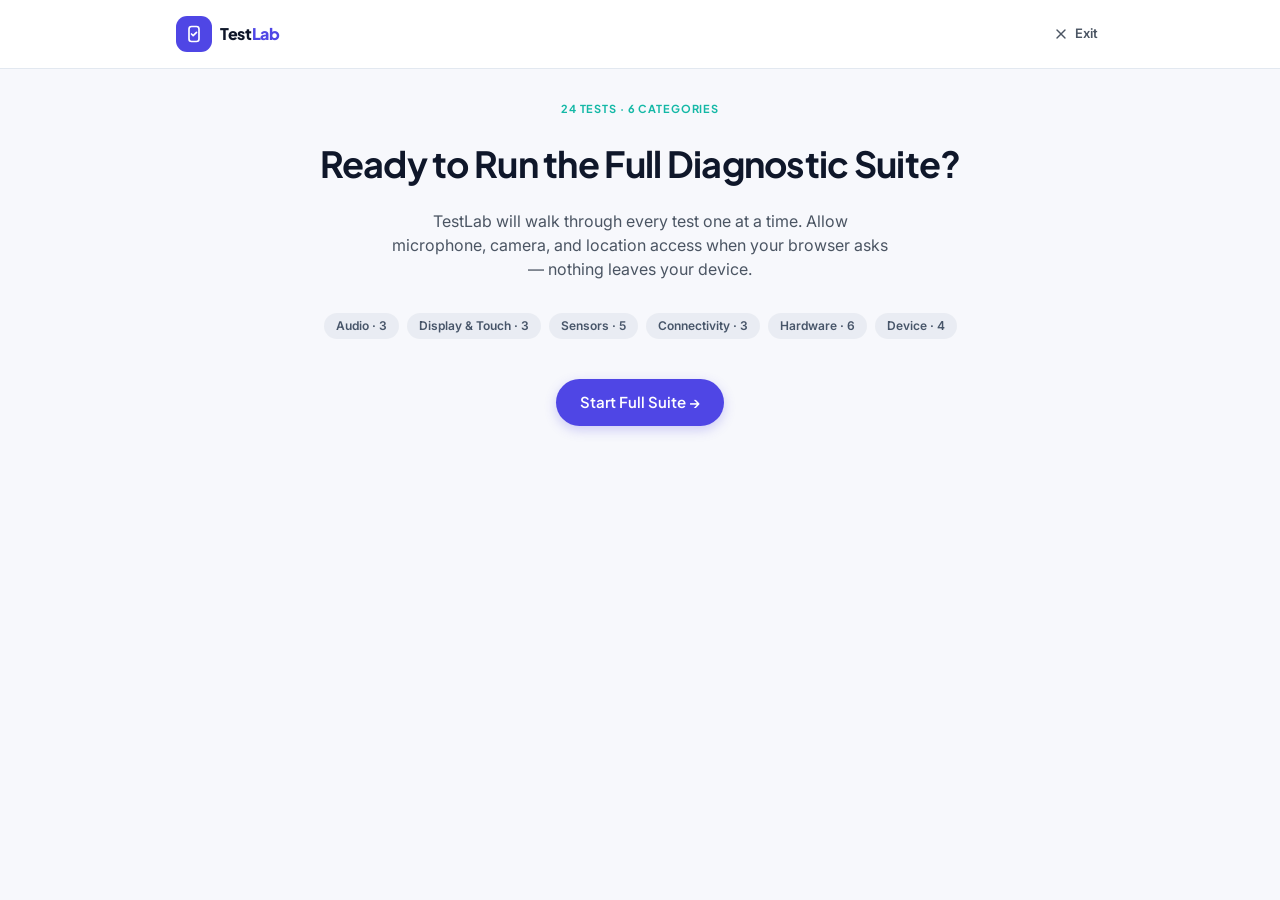
<file: tests.html>
<!DOCTYPE html>
<html lang="en">
<head>
<meta charset="UTF-8" />
<meta name="viewport" content="width=device-width, initial-scale=1.0" />
<title>Run Diagnostics — TestLab</title>
<meta name="description" content="Run TestLab's 24-test mobile hardware diagnostic suite directly in your browser." />
<meta name="theme-color" content="#4F46E5" />
<link rel="icon" href="./assets/favicon.svg" type="image/svg+xml" />
<link rel="preconnect" href="https://fonts.googleapis.com" />
<link rel="preconnect" href="https://fonts.gstatic.com" crossorigin />
<link href="https://fonts.googleapis.com/css2?family=Inter:wght@400;500;600;700&family=Plus+Jakarta+Sans:wght@600;700;800&display=swap" rel="stylesheet" />
<link rel="stylesheet" href="./css/base.css" />
<link rel="stylesheet" href="./css/layout.css" />
<link rel="stylesheet" href="./css/components.css" />
</head>
<body>
<a href="#runnerMain" class="skip-link">Skip to content</a>

<div class="runner-shell">
  <header class="runner-header no-print">
    <div class="runner-header__bar">
      <a href="./index.html" class="logo" aria-label="TestLab home">
        <span class="logo__mark">
          <svg viewBox="0 0 24 24" width="18" height="18" fill="none" stroke="#fff" stroke-width="2" stroke-linecap="round" stroke-linejoin="round" aria-hidden="true"><rect x="6" y="3" width="12" height="18" rx="3"></rect><path d="M9 12l2 2 4-4"></path></svg>
        </span>
        <span class="logo__text" style="font-size:16px;">Test<span>Lab</span></span>
      </a>
      <div class="runner-progress-row" id="runnerProgressRow" style="flex:1;">
        <div style="flex:1; height:8px; background:var(--color-border); border-radius:999px; overflow:hidden; min-width:60px;">
          <div id="progressBarFill" style="height:100%; width:0%; background:linear-gradient(90deg,var(--color-primary),var(--color-secondary)); border-radius:999px; transition:width .3s ease;"></div>
        </div>
        <span class="body-sm tnum" id="progressCounter" style="white-space:nowrap;"></span>
      </div>
      <button class="runner-toolbar-btn" id="exitRunnerBtn" type="button">
        <svg viewBox="0 0 24 24" width="16" height="16" fill="none" stroke="currentColor" stroke-width="2" stroke-linecap="round" stroke-linejoin="round" aria-hidden="true"><line x1="6" y1="6" x2="18" y2="18"></line><line x1="18" y1="6" x2="6" y2="18"></line></svg>
        Exit
      </button>
    </div>
  </header>

  <main class="runner-main" id="runnerMain" aria-live="off">
    <p class="body-md">Loading diagnostic runner…</p>
  </main>
</div>

<div id="srAnnounce" class="visually-hidden" role="status" aria-live="polite"></div>

<!-- Full-bleed color / touch overlays are appended dynamically by test modules -->

<script src="./js/report.js"></script>
<script src="./js/tests/audio.js"></script>
<script src="./js/tests/display.js"></script>
<script src="./js/tests/sensors.js"></script>
<script src="./js/tests/connectivity.js"></script>
<script src="./js/tests/hardware.js"></script>
<script src="./js/tests/device.js"></script>
<script src="./js/runner.js"></script>
</body>
</html>
</file>
<file: css/base.css>
/* ==========================================================================
   TestLab — base.css
   Reset, design tokens (CSS custom properties), typography, utilities.
   ========================================================================== */

:root {
  /* ---- Color: surfaces ---- */
  --color-bg: #f7f8fc;
  --color-surface: #ffffff;
  --color-surface-alt: rgba(255, 255, 255, 0.75);
  --color-surface-sunken: #eef1f8;
  --color-surface-low: #eff4ff;
  --color-border: #e2e8f0;
  --color-border-strong: #cbd5e1;

  /* ---- Color: brand ---- */
  --color-primary: #4f46e5;
  --color-primary-dark: #3525cd;
  --color-primary-tint: #e2dfff;
  --color-primary-tint-soft: #eef0ff;
  --color-secondary: #14b8a6;
  --color-secondary-tint: #d7f6f1;

  /* ---- Color: status ---- */
  --color-success: #10b981;
  --color-success-bg: rgba(16, 185, 129, 0.1);
  --color-success-text: #0f766e;
  --color-warning: #f59e0b;
  --color-warning-bg: rgba(245, 158, 11, 0.1);
  --color-warning-text: #b45309;
  --color-danger: #ef4444;
  --color-danger-bg: rgba(239, 68, 68, 0.1);
  --color-danger-text: #b91c1c;
  --color-unsupported: #94a3b8;
  --color-unsupported-bg: rgba(148, 163, 184, 0.14);
  --color-unsupported-text: #475569;

  /* ---- Color: text ---- */
  --color-text: #0f172a;
  --color-text-body: #4b5563;
  --color-text-muted: #64748b;
  --color-on-primary: #ffffff;

  /* ---- Typography ---- */
  --font-heading: "Plus Jakarta Sans", ui-sans-serif, system-ui, -apple-system, "Segoe UI", Roboto, sans-serif;
  --font-body: "Inter", ui-sans-serif, system-ui, -apple-system, "Segoe UI", Roboto, sans-serif;
  --font-mono: ui-monospace, "SFMono-Regular", Menlo, Consolas, monospace;

  /* ---- Radii ---- */
  --radius-sm: 8px;
  --radius-md: 12px;
  --radius-lg: 16px;
  --radius-xl: 24px;
  --radius-full: 9999px;

  /* ---- Spacing (8px scale) ---- */
  --space-1: 4px;
  --space-2: 8px;
  --space-3: 16px;
  --space-4: 24px;
  --space-5: 32px;
  --space-6: 40px;
  --space-7: 64px;
  --space-8: 96px;

  /* ---- Shadows ---- */
  --shadow-card: 0 1px 3px rgba(15, 23, 42, 0.04), 0 6px 16px -4px rgba(15, 23, 42, 0.03);
  --shadow-glass: 0 4px 6px -1px rgba(15, 23, 42, 0.04), 0 12px 24px -4px rgba(15, 23, 42, 0.06);
  --shadow-modal: 0 20px 25px -5px rgba(15, 23, 42, 0.08), 0 8px 10px -6px rgba(15, 23, 42, 0.04);
  --shadow-btn-primary: 0 4px 12px rgba(79, 70, 229, 0.25);

  --max-width: 1280px;

  color-scheme: light;
}

/* ---- Reset ---- */
*,
*::before,
*::after {
  box-sizing: border-box;
}

html {
  -webkit-text-size-adjust: 100%;
  scroll-behavior: smooth;
}

body {
  margin: 0;
  padding: 0;
  background: var(--color-bg);
  color: var(--color-text);
  font-family: var(--font-body);
  font-size: 16px;
  line-height: 1.5;
  -webkit-font-smoothing: antialiased;
  text-rendering: optimizeLegibility;
  overflow-x: hidden;
}

h1, h2, h3, h4, h5, h6 {
  margin: 0;
  font-family: var(--font-heading);
  color: var(--color-text);
  letter-spacing: -0.02em;
  font-weight: 700;
}

p {
  margin: 0;
}

ul, ol {
  margin: 0;
  padding: 0;
  list-style: none;
}

a {
  color: inherit;
  text-decoration: none;
}

button {
  font-family: inherit;
  cursor: pointer;
}

img, svg {
  display: block;
  max-width: 100%;
}

input, select, textarea, button {
  font: inherit;
  color: inherit;
}

/* ---- Focus states (accessibility) ---- */
:focus-visible {
  outline: 2px solid var(--color-primary);
  outline-offset: 2px;
  border-radius: var(--radius-sm);
}

/* ---- Typography scale ---- */
.h-xl {
  font-size: 32px;
  line-height: 1.15;
  font-weight: 800;
}
.h-lg {
  font-size: 26px;
  line-height: 1.2;
  font-weight: 700;
}
.h-md {
  font-size: 22px;
  line-height: 1.25;
  font-weight: 700;
}
.h-sm {
  font-size: 18px;
  line-height: 1.3;
  font-weight: 600;
}
@media (min-width: 768px) {
  .h-xl { font-size: 48px; line-height: 1.17; }
  .h-lg { font-size: 36px; line-height: 1.22; }
  .h-md { font-size: 24px; }
  .h-sm { font-size: 20px; }
}

.body-lg {
  font-size: 16px;
  line-height: 1.5;
  color: var(--color-text-body);
}
.body-md {
  font-size: 14px;
  line-height: 1.45;
  color: var(--color-text-body);
}
.body-sm {
  font-size: 12px;
  line-height: 1.4;
  color: var(--color-text-muted);
}

.eyebrow {
  display: inline-flex;
  align-items: center;
  gap: var(--space-2);
  font-family: var(--font-heading);
  font-size: 11px;
  font-weight: 700;
  letter-spacing: 0.08em;
  text-transform: uppercase;
  color: var(--color-secondary);
}

.text-primary { color: var(--color-primary) !important; }
.text-muted { color: var(--color-text-muted) !important; }

/* ---- Utilities ---- */
.visually-hidden {
  position: absolute !important;
  width: 1px; height: 1px;
  padding: 0; margin: -1px;
  overflow: hidden;
  clip: rect(0, 0, 0, 0);
  white-space: nowrap;
  border: 0;
}

.skip-link {
  position: absolute;
  top: -48px;
  left: var(--space-3);
  z-index: 200;
  background: var(--color-primary);
  color: #fff;
  padding: var(--space-2) var(--space-3);
  border-radius: var(--radius-sm);
  transition: top 0.15s ease;
}
.skip-link:focus {
  top: var(--space-2);
}

.container {
  width: 100%;
  max-width: var(--max-width);
  margin-inline: auto;
  padding-inline: var(--space-3);
}
@media (min-width: 768px) {
  .container { padding-inline: var(--space-5); }
}

.tnum {
  font-variant-numeric: tabular-nums;
}

/* ---- Reduced motion ---- */
@media (prefers-reduced-motion: reduce) {
  *, *::before, *::after {
    animation-duration: 0.001ms !important;
    animation-iteration-count: 1 !important;
    transition-duration: 0.001ms !important;
    scroll-behavior: auto !important;
  }
}

/* ---- Custom scrollbar (cosmetic, non-blocking) ---- */
::-webkit-scrollbar { width: 10px; height: 10px; }
::-webkit-scrollbar-track { background: transparent; }
::-webkit-scrollbar-thumb { background: var(--color-border-strong); border-radius: var(--radius-full); }
</file>
<file: css/layout.css>
/* ==========================================================================
   TestLab — layout.css
   Header, page sections, grids, footer, responsive scaffolding.
   Breakpoints: 480px / 768px / 1024px
   ========================================================================== */

/* ---- Skip-to-content + page shell ---- */
body.has-mobile-menu-open {
  overflow: hidden;
}

/* ---- Header ---- */
.site-header {
  position: fixed;
  inset: 0 0 auto 0;
  z-index: 100;
  background: transparent;
  transition: background-color 0.25s ease, box-shadow 0.25s ease, border-color 0.25s ease;
  border-bottom: 1px solid transparent;
}
.site-header.is-scrolled {
  background: rgba(255, 255, 255, 0.85);
  backdrop-filter: blur(16px);
  -webkit-backdrop-filter: blur(16px);
  border-bottom-color: var(--color-border);
  box-shadow: 0 1px 8px rgba(15, 23, 42, 0.04);
}
.site-header__bar {
  max-width: var(--max-width);
  margin-inline: auto;
  padding-inline: var(--space-3);
  height: 72px;
  display: flex;
  align-items: center;
  justify-content: space-between;
  gap: var(--space-3);
}
@media (min-width: 768px) {
  .site-header__bar { padding-inline: var(--space-5); height: 80px; }
}

.site-header__start {
  display: flex;
  align-items: center;
  gap: var(--space-4);
  min-width: 0;
}

.site-header__nav {
  display: none;
  align-items: center;
  gap: var(--space-4);
}
@media (min-width: 1024px) {
  .site-header__nav { display: flex; }
}

.site-header__actions {
  display: flex;
  align-items: center;
  gap: var(--space-3);
}

.header-free-pill {
  display: none;
}
@media (min-width: 1200px) {
  .header-free-pill { display: inline-flex; }
}

/* ---- Mobile nav ---- */
.mobile-menu-toggle {
  display: inline-flex;
  align-items: center;
  justify-content: center;
  width: 40px;
  height: 40px;
  border-radius: var(--radius-full);
  border: 1px solid var(--color-border);
  background: var(--color-surface);
}
@media (min-width: 1024px) {
  .mobile-menu-toggle { display: none; }
}

.mobile-menu {
  position: fixed;
  inset: 0;
  z-index: 99;
  background: var(--color-surface);
  padding: 96px var(--space-3) var(--space-5);
  display: flex;
  flex-direction: column;
  gap: var(--space-4);
  transform: translateY(-8px);
  opacity: 0;
  pointer-events: none;
  transition: opacity 0.2s ease, transform 0.2s ease;
}
.mobile-menu.is-open {
  opacity: 1;
  transform: translateY(0);
  pointer-events: auto;
}
.mobile-menu__links {
  display: flex;
  flex-direction: column;
  gap: var(--space-4);
  font-family: var(--font-heading);
  font-size: 22px;
  font-weight: 700;
}
@media (min-width: 1024px) {
  .mobile-menu { display: none; }
}

/* ---- Main / sections ---- */
.site-main {
  padding-top: 72px;
}
@media (min-width: 768px) {
  .site-main { padding-top: 80px; }
}

.section {
  position: relative;
  width: 100%;
  padding-block: var(--space-6);
}
@media (min-width: 768px) {
  .section { padding-block: var(--space-7); }
}
.section--tight { padding-block: var(--space-5); }
.section--alt { background: var(--color-surface-low); }
.section--dark {
  background: linear-gradient(135deg, var(--color-primary-dark), var(--color-primary) 60%, var(--color-secondary) 130%);
}

.section-head {
  display: flex;
  flex-direction: column;
  align-items: flex-start;
  gap: var(--space-2);
  margin-bottom: var(--space-5);
  max-width: 640px;
}
.section-head--center {
  align-items: center;
  text-align: center;
  margin-inline: auto;
}

/* ---- Ambient background blobs ---- */
.blob {
  position: absolute;
  border-radius: 50%;
  filter: blur(64px);
  pointer-events: none;
  z-index: 0;
}

/* ---- Hero ---- */
.hero {
  position: relative;
  overflow: hidden;
  padding-top: var(--space-5);
  padding-bottom: var(--space-6);
}
@media (min-width: 768px) {
  .hero { padding-top: var(--space-6); padding-bottom: var(--space-7); }
}
.hero__grid {
  position: relative;
  z-index: 1;
  display: grid;
  grid-template-columns: 1fr;
  gap: var(--space-6);
  align-items: center;
}
@media (min-width: 1024px) {
  .hero__grid { grid-template-columns: 1.05fr 0.95fr; gap: var(--space-6); }
}
.hero__copy {
  display: flex;
  flex-direction: column;
  align-items: flex-start;
  gap: var(--space-3);
}
.hero__ctas {
  display: flex;
  flex-wrap: wrap;
  gap: var(--space-3);
  padding-top: var(--space-2);
  width: 100%;
}
@media (min-width: 480px) {
  .hero__ctas { width: auto; }
}
.hero__trust {
  display: grid;
  grid-template-columns: 1fr 1fr;
  gap: var(--space-2) var(--space-4);
  padding-top: var(--space-3);
}
@media (min-width: 480px) {
  .hero__trust { display: flex; flex-wrap: wrap; }
}

.hero__panel-wrap {
  position: relative;
}

/* ---- Grids ---- */
.stats-grid {
  display: grid;
  grid-template-columns: repeat(2, 1fr);
  gap: var(--space-3);
}
@media (min-width: 1024px) {
  .stats-grid { grid-template-columns: repeat(4, 1fr); gap: var(--space-4); }
}

.tests-toolbar {
  display: flex;
  flex-wrap: wrap;
  gap: var(--space-2);
  margin-bottom: var(--space-4);
}

.tests-grid {
  display: grid;
  grid-template-columns: 1fr;
  gap: var(--space-3);
}
@media (min-width: 480px) {
  .tests-grid { grid-template-columns: repeat(2, 1fr); }
}
@media (min-width: 1024px) {
  .tests-grid { grid-template-columns: repeat(3, 1fr); gap: var(--space-4); }
}

.timeline {
  display: grid;
  grid-template-columns: 1fr;
  gap: var(--space-4);
}
@media (min-width: 768px) {
  .timeline { grid-template-columns: repeat(4, 1fr); }
}

.split {
  display: grid;
  grid-template-columns: 1fr;
  gap: var(--space-5);
  align-items: center;
}
@media (min-width: 1024px) {
  .split { grid-template-columns: 1fr 1fr; gap: var(--space-6); }
}
.split--reverse .split__visual {
  order: -1;
}
@media (min-width: 1024px) {
  .split--reverse .split__visual { order: 1; }
}

.bento-grid {
  display: grid;
  grid-template-columns: 1fr;
  gap: var(--space-3);
}
@media (min-width: 640px) {
  .bento-grid { grid-template-columns: repeat(2, 1fr); }
}
@media (min-width: 1024px) {
  .bento-grid { grid-template-columns: repeat(3, 1fr); gap: var(--space-4); }
}

.testimonial-grid {
  display: grid;
  grid-template-columns: 1fr;
  gap: var(--space-3);
}
@media (min-width: 768px) {
  .testimonial-grid { grid-template-columns: repeat(3, 1fr); gap: var(--space-4); }
}

.logo-row {
  display: flex;
  flex-wrap: wrap;
  align-items: center;
  justify-content: center;
  gap: var(--space-5);
  margin-top: var(--space-5);
  opacity: 0.6;
}

.faq-list {
  display: flex;
  flex-direction: column;
  gap: var(--space-2);
  max-width: 760px;
  margin-inline: auto;
}

.final-cta {
  position: relative;
  overflow: hidden;
  border-radius: var(--radius-xl);
  padding: var(--space-6) var(--space-4);
  text-align: center;
  color: #fff;
}
@media (min-width: 768px) {
  .final-cta { padding: var(--space-7) var(--space-6); }
}
.final-cta__content {
  position: relative;
  z-index: 1;
  max-width: 640px;
  margin-inline: auto;
  display: flex;
  flex-direction: column;
  align-items: center;
  gap: var(--space-3);
}
.final-cta__ctas {
  display: flex;
  flex-wrap: wrap;
  justify-content: center;
  gap: var(--space-3);
  padding-top: var(--space-2);
}

/* ---- Footer ---- */
.site-footer {
  background: var(--color-surface-low);
  border-top: 1px solid var(--color-border);
  margin-top: var(--space-6);
}
.footer-grid {
  display: grid;
  grid-template-columns: 1fr;
  gap: var(--space-5);
  padding-block: var(--space-6) var(--space-4);
}
@media (min-width: 640px) {
  .footer-grid { grid-template-columns: repeat(2, 1fr); }
}
@media (min-width: 1024px) {
  .footer-grid { grid-template-columns: 2fr repeat(4, 1fr); gap: var(--space-4); }
}
.footer-col {
  display: flex;
  flex-direction: column;
  gap: var(--space-2);
}
.footer-bottom {
  display: flex;
  flex-direction: column;
  gap: var(--space-3);
  padding-block: var(--space-4);
  border-top: 1px solid var(--color-border);
}
@media (min-width: 768px) {
  .footer-bottom { flex-direction: row; align-items: center; justify-content: space-between; }
}
.footer-bottom__links {
  display: flex;
  flex-wrap: wrap;
  gap: var(--space-4);
}

/* ---- Runner page layout (tests.html) ---- */
.runner-shell {
  min-height: 100vh;
  display: flex;
  flex-direction: column;
}
.runner-header {
  border-bottom: 1px solid var(--color-border);
  background: var(--color-surface);
  position: sticky;
  top: 0;
  z-index: 50;
}
.runner-header__bar {
  max-width: 960px;
  margin-inline: auto;
  padding: var(--space-3);
  display: flex;
  align-items: center;
  justify-content: space-between;
  gap: var(--space-3);
}
.runner-main {
  flex: 1;
  width: 100%;
  max-width: 760px;
  margin-inline: auto;
  padding: var(--space-4) var(--space-3) var(--space-7);
  display: flex;
  flex-direction: column;
  gap: var(--space-4);
}
@media (min-width: 768px) {
  .runner-main { padding: var(--space-5) var(--space-3) var(--space-7); }
}

.runner-progress-row {
  display: flex;
  align-items: center;
  gap: var(--space-3);
}

.runner-stage {
  display: flex;
  flex-direction: column;
  gap: var(--space-4);
}

.runner-visual-area {
  min-height: 180px;
  border-radius: var(--radius-lg);
  background: var(--color-surface-low);
  border: 1px solid var(--color-border);
  padding: var(--space-4);
  display: flex;
  flex-direction: column;
  gap: var(--space-3);
  justify-content: center;
}

.runner-controls {
  display: grid;
  grid-template-columns: repeat(2, 1fr);
  gap: var(--space-2);
}
@media (min-width: 480px) {
  .runner-controls { grid-template-columns: repeat(4, 1fr); }
}

.results-shell {
  display: flex;
  flex-direction: column;
  gap: var(--space-5);
  align-items: center;
  text-align: center;
}
.results-list {
  width: 100%;
  text-align: left;
  display: flex;
  flex-direction: column;
  gap: var(--space-2);
}
.results-actions {
  display: flex;
  flex-wrap: wrap;
  justify-content: center;
  gap: var(--space-2);
}

@media print {
  .no-print { display: none !important; }
  body { background: #fff; }
  .runner-main { max-width: none; padding: 0; }
}
</file>
<file: css/components.css>
/* ==========================================================================
   TestLab — components.css
   Buttons, badges, cards, nav, accordion, modal, test rows, runner widgets.
   ========================================================================== */

/* ---- Logo ---- */
.logo {
  display: inline-flex;
  align-items: center;
  gap: var(--space-2);
}
.logo__mark {
  width: 36px;
  height: 36px;
  border-radius: 11px;
  background: var(--color-primary);
  display: flex;
  align-items: center;
  justify-content: center;
  flex-shrink: 0;
}
.logo__mark svg { width: 20px; height: 20px; }
.logo__text {
  font-family: var(--font-heading);
  font-size: 19px;
  font-weight: 800;
  letter-spacing: -0.02em;
  color: var(--color-text);
  white-space: nowrap;
}
.logo__text span { color: var(--color-primary); }

/* ---- Buttons ---- */
.btn {
  display: inline-flex;
  align-items: center;
  justify-content: center;
  gap: var(--space-2);
  border: none;
  border-radius: var(--radius-full);
  font-family: var(--font-heading);
  font-weight: 600;
  font-size: 15px;
  padding: 12px 24px;
  transition: transform 0.15s ease, box-shadow 0.15s ease, background-color 0.15s ease, color 0.15s ease;
  white-space: nowrap;
}
.btn:active { transform: scale(0.98); }
.btn:disabled { opacity: 0.5; cursor: not-allowed; transform: none; }

.btn--primary {
  background: var(--color-primary);
  color: #fff;
  box-shadow: var(--shadow-btn-primary);
}
.btn--primary:hover:not(:disabled) { background: var(--color-primary-dark); }

.btn--secondary {
  background: var(--color-surface);
  color: var(--color-text);
  border: 1px solid var(--color-border);
  box-shadow: var(--shadow-card);
}
.btn--secondary:hover:not(:disabled) { background: #f1f5f9; }

.btn--telemetry {
  background: var(--color-secondary);
  color: #fff;
}
.btn--telemetry:hover:not(:disabled) { background: #0f9c8d; }

.btn--ghost {
  background: transparent;
  color: var(--color-text);
  border: 1px solid var(--color-border);
}
.btn--ghost:hover:not(:disabled) { background: rgba(15, 23, 42, 0.04); }

.btn--on-dark {
  background: rgba(255, 255, 255, 0.15);
  color: #fff;
  backdrop-filter: blur(6px);
}
.btn--on-dark:hover:not(:disabled) { background: rgba(255, 255, 255, 0.25); }

.btn--white {
  background: #fff;
  color: var(--color-primary);
}
.btn--white:hover:not(:disabled) { background: #eef0ff; }

.btn--sm { padding: 8px 16px; font-size: 13px; }
.btn--block { width: 100%; }
.btn--icon {
  width: 40px;
  height: 40px;
  padding: 0;
  border-radius: var(--radius-full);
}

/* ---- Pills / badges / chips ---- */
.pill {
  display: inline-flex;
  align-items: center;
  gap: var(--space-2);
  padding: 6px 14px;
  border-radius: var(--radius-full);
  font-family: var(--font-heading);
  font-size: 12px;
  font-weight: 600;
  background: var(--color-surface);
  box-shadow: var(--shadow-card);
}
.pill__dot {
  width: 7px; height: 7px;
  border-radius: 50%;
  background: var(--color-secondary);
  flex-shrink: 0;
}
.pill--free {
  background: var(--color-primary-tint);
  color: var(--color-primary-dark);
}

.chip {
  display: inline-flex;
  align-items: center;
  gap: 6px;
  padding: 3px 11px;
  border-radius: var(--radius-full);
  font-size: 12px;
  font-weight: 600;
  border: 1px solid transparent;
  white-space: nowrap;
}
.chip--pass { background: var(--color-success-bg); color: var(--color-success-text); border-color: rgba(16,185,129,0.3); }
.chip--fail { background: var(--color-danger-bg); color: var(--color-danger-text); border-color: rgba(239,68,68,0.3); }
.chip--running { background: var(--color-warning-bg); color: var(--color-warning-text); border-color: rgba(245,158,11,0.3); }
.chip--pending { background: var(--color-unsupported-bg); color: var(--color-unsupported-text); }
.chip--unsupported { background: var(--color-unsupported-bg); color: var(--color-unsupported-text); }
.chip__dot { width: 6px; height: 6px; border-radius: 50%; background: currentColor; flex-shrink: 0; }

.category-tab {
  display: inline-flex;
  align-items: center;
  gap: var(--space-2);
  padding: 8px 16px;
  border-radius: var(--radius-full);
  border: 1px solid var(--color-border);
  background: var(--color-surface);
  font-family: var(--font-heading);
  font-weight: 600;
  font-size: 13px;
  color: var(--color-text-body);
}
.category-tab[aria-pressed="true"] {
  background: var(--color-primary);
  border-color: var(--color-primary);
  color: #fff;
}

/* ---- Cards ---- */
.card {
  background: var(--color-surface);
  border: 1px solid var(--color-border);
  border-radius: var(--radius-lg);
  box-shadow: var(--shadow-card);
}

.stat-card {
  padding: var(--space-4);
  border-radius: var(--radius-lg);
  background: var(--color-surface);
  box-shadow: var(--shadow-card);
  display: flex;
  flex-direction: column;
  gap: var(--space-1);
}
.stat-card__top {
  display: flex;
  align-items: center;
  justify-content: space-between;
}
.stat-card__icon {
  width: 36px; height: 36px;
  border-radius: var(--radius-full);
  background: var(--color-primary-tint);
  display: flex;
  align-items: center;
  justify-content: center;
  color: var(--color-primary);
  flex-shrink: 0;
}
.stat-card__value { font-family: var(--font-heading); font-size: 28px; font-weight: 800; color: var(--color-primary); }

.test-card {
  padding: var(--space-4);
  display: flex;
  flex-direction: column;
  gap: var(--space-3);
  transition: transform 0.15s ease, box-shadow 0.15s ease;
}
.test-card:hover {
  transform: translateY(-2px);
  box-shadow: var(--shadow-glass);
}
.test-card__icon {
  width: 44px; height: 44px;
  border-radius: var(--radius-md);
  display: flex;
  align-items: center;
  justify-content: center;
  flex-shrink: 0;
}
.test-card__head {
  display: flex;
  align-items: flex-start;
  justify-content: space-between;
  gap: var(--space-2);
}
.test-card__name {
  font-family: var(--font-heading);
  font-weight: 700;
  font-size: 16px;
}
.test-card__desc {
  color: var(--color-text-muted);
  font-size: 13px;
  line-height: 1.5;
  flex: 1;
}
.test-card__run {
  display: inline-flex;
  align-items: center;
  gap: 6px;
  font-family: var(--font-heading);
  font-weight: 700;
  font-size: 13px;
  color: var(--color-primary);
  align-self: flex-start;
}

.feature-card {
  padding: var(--space-4);
  display: flex;
  flex-direction: column;
  gap: var(--space-2);
}
.feature-card__icon {
  width: 44px; height: 44px;
  border-radius: var(--radius-md);
  background: var(--color-primary-tint);
  color: var(--color-primary);
  display: flex;
  align-items: center;
  justify-content: center;
}

.timeline-step {
  display: flex;
  flex-direction: column;
  gap: var(--space-2);
  padding: var(--space-4);
  border-radius: var(--radius-lg);
  background: var(--color-surface);
  border: 1px solid var(--color-border);
  position: relative;
}
.timeline-step__num {
  width: 32px; height: 32px;
  border-radius: 50%;
  background: var(--color-primary);
  color: #fff;
  display: flex;
  align-items: center;
  justify-content: center;
  font-family: var(--font-heading);
  font-weight: 700;
  font-size: 14px;
}

.benefit-row {
  display: flex;
  align-items: flex-start;
  gap: var(--space-3);
  padding-block: var(--space-2);
}
.benefit-row__icon {
  width: 28px; height: 28px;
  border-radius: 50%;
  background: var(--color-secondary-tint);
  color: var(--color-secondary);
  display: flex;
  align-items: center;
  justify-content: center;
  flex-shrink: 0;
  margin-top: 2px;
}

.testimonial-card {
  padding: var(--space-4);
  display: flex;
  flex-direction: column;
  gap: var(--space-3);
}
.testimonial-card__stars { color: var(--color-warning); display: flex; gap: 2px; }
.testimonial-card__person {
  display: flex;
  align-items: center;
  gap: var(--space-2);
  margin-top: auto;
}
.avatar-generated {
  width: 36px; height: 36px;
  border-radius: 50%;
  display: flex;
  align-items: center;
  justify-content: center;
  color: #fff;
  font-family: var(--font-heading);
  font-weight: 700;
  font-size: 14px;
  flex-shrink: 0;
}

/* ---- Accordion (FAQ) ---- */
.accordion-item {
  border: 1px solid var(--color-border);
  border-radius: var(--radius-lg);
  background: var(--color-surface);
  overflow: hidden;
}
.accordion-item__trigger {
  width: 100%;
  display: flex;
  align-items: center;
  justify-content: space-between;
  gap: var(--space-3);
  padding: var(--space-3) var(--space-4);
  background: transparent;
  border: none;
  text-align: left;
  font-family: var(--font-heading);
  font-weight: 600;
  font-size: 15px;
  color: var(--color-text);
}
.accordion-item__icon {
  flex-shrink: 0;
  transition: transform 0.2s ease;
  color: var(--color-primary);
}
.accordion-item__trigger[aria-expanded="true"] .accordion-item__icon {
  transform: rotate(45deg);
}
.accordion-item__panel {
  height: 0;
  overflow: hidden;
  transition: height 0.2s ease;
}
.accordion-item__panel-inner {
  padding: 0 var(--space-4) var(--space-4);
  color: var(--color-text-body);
  font-size: 14px;
  line-height: 1.6;
}

/* ---- Modal (mobile menu backdrop / dialogs) ---- */
.modal-backdrop {
  position: fixed;
  inset: 0;
  background: rgba(15, 23, 42, 0.4);
  z-index: 90;
  opacity: 0;
  pointer-events: none;
  transition: opacity 0.2s ease;
}
.modal-backdrop.is-open {
  opacity: 1;
  pointer-events: auto;
}

/* ==========================================================================
   Hero live-demo widget (homepage)
   ========================================================================== */
.phone-panel {
  position: relative;
  width: 100%;
  max-width: 420px;
  margin-inline: auto;
  background: var(--color-surface);
  border-radius: 28px;
  box-shadow: var(--shadow-modal);
  padding: var(--space-4);
}
.phone-panel__head {
  display: flex;
  align-items: center;
  justify-content: space-between;
  gap: var(--space-2);
  padding-bottom: var(--space-3);
  border-bottom: 1px solid var(--color-border);
}
.phone-panel__device {
  display: flex;
  align-items: center;
  gap: var(--space-2);
  min-width: 0;
}
.phone-panel__device-icon {
  width: 40px; height: 40px;
  border-radius: var(--radius-md);
  background: var(--color-primary-tint);
  color: var(--color-primary);
  display: flex;
  align-items: center;
  justify-content: center;
  flex-shrink: 0;
}
.phone-panel__ring {
  flex-shrink: 0;
}
.phone-panel__body {
  padding-top: var(--space-3);
  display: flex;
  flex-direction: column;
  gap: var(--space-3);
}
.demo-module {
  padding: var(--space-3);
  border-radius: var(--radius-md);
  background: var(--color-surface-low);
}
.demo-module__head {
  display: flex;
  align-items: center;
  justify-content: space-between;
  gap: var(--space-2);
  margin-bottom: var(--space-2);
}
.demo-module__title {
  display: flex;
  align-items: center;
  gap: 6px;
  font-family: var(--font-heading);
  font-weight: 600;
  font-size: 14px;
}

.floating-badge {
  position: absolute;
  top: -14px;
  right: 4px;
  z-index: 5;
  display: none;
  align-items: center;
  gap: var(--space-2);
  padding: 8px 14px;
  border-radius: var(--radius-full);
  background: var(--color-surface);
  box-shadow: var(--shadow-modal);
  font-size: 13px;
  font-weight: 600;
}
@media (min-width: 640px) {
  .floating-badge { display: inline-flex; }
}
.floating-badge__dot {
  width: 9px; height: 9px;
  border-radius: 50%;
  background: var(--color-secondary);
}

/* waveform bars */
.waveform {
  display: flex;
  align-items: flex-end;
  justify-content: space-between;
  gap: 3px;
  height: 44px;
  padding: 4px;
  background: var(--color-surface);
  border-radius: var(--radius-sm);
}
.waveform__bar {
  flex: 1;
  min-width: 2px;
  border-radius: var(--radius-full);
  background: var(--color-primary);
  height: 15%;
  transition: height 0.08s linear;
}
.waveform__bar:nth-child(odd) { background: var(--color-secondary); }

.mic-enable-row, .speaker-controls, .touch-canvas-wrap {
  display: flex;
  flex-direction: column;
  gap: var(--space-2);
}

.touch-canvas-wrap canvas {
  width: 100%;
  height: 96px;
  border-radius: var(--radius-sm);
  background: var(--color-surface);
  touch-action: none;
  cursor: crosshair;
}

.pan-toggle {
  display: inline-flex;
  border: 1px solid var(--color-border);
  border-radius: var(--radius-full);
  overflow: hidden;
}
.pan-toggle button {
  padding: 6px 14px;
  font-size: 12px;
  font-weight: 600;
  background: var(--color-surface);
  border: none;
}
.pan-toggle button[aria-pressed="true"] {
  background: var(--color-primary);
  color: #fff;
}

.mini-row-list {
  display: flex;
  flex-direction: column;
  gap: var(--space-2);
}
.mini-row {
  display: flex;
  align-items: center;
  justify-content: space-between;
  gap: var(--space-2);
  padding: 8px 10px;
  border-radius: var(--radius-sm);
  background: var(--color-surface);
  font-size: 13px;
}
.mini-row__name {
  display: flex;
  align-items: center;
  gap: 8px;
  font-weight: 600;
}

/* Circular progress ring, controlled via --progress (0-100) and --ring-color */
.progress-ring {
  --progress: 0;
  --ring-color: var(--color-primary);
  transform: rotate(-90deg);
}
.progress-ring__track {
  fill: none;
  stroke: var(--color-border);
  stroke-width: 8;
}
.progress-ring__value {
  fill: none;
  stroke: var(--ring-color);
  stroke-width: 8;
  stroke-linecap: round;
  transition: stroke-dashoffset 0.4s ease;
}
.progress-ring-label {
  transform: rotate(90deg);
}

/* ==========================================================================
   Test-suite runner UI (tests.html)
   ========================================================================== */
.instruction-list {
  margin: 0;
  padding-left: 1.1em;
  display: flex;
  flex-direction: column;
  gap: 6px;
  color: var(--color-text-body);
  font-size: 14px;
  line-height: 1.5;
}
.instruction-list li { list-style: decimal; }

.status-banner {
  display: flex;
  align-items: center;
  gap: var(--space-2);
  padding: 10px 14px;
  border-radius: var(--radius-md);
  font-size: 13px;
  font-weight: 600;
}
.status-banner--unsupported {
  background: var(--color-unsupported-bg);
  color: var(--color-unsupported-text);
}
.status-banner--info {
  background: var(--color-primary-tint-soft);
  color: var(--color-primary-dark);
}
.status-banner--error {
  background: var(--color-danger-bg);
  color: var(--color-danger-text);
}

.readout-grid {
  display: grid;
  grid-template-columns: repeat(auto-fit, minmax(120px, 1fr));
  gap: var(--space-2);
}
.readout {
  background: var(--color-surface);
  border-radius: var(--radius-md);
  padding: var(--space-2) var(--space-3);
  display: flex;
  flex-direction: column;
  gap: 2px;
}
.readout__label {
  font-size: 11px;
  text-transform: uppercase;
  letter-spacing: 0.06em;
  color: var(--color-text-muted);
  font-weight: 600;
}
.readout__value {
  font-family: var(--font-mono);
  font-size: 18px;
  font-weight: 600;
}

.level-meter {
  height: 14px;
  border-radius: var(--radius-full);
  background: var(--color-border);
  overflow: hidden;
}
.level-meter__fill {
  height: 100%;
  width: 0%;
  background: linear-gradient(90deg, var(--color-primary), var(--color-secondary));
  border-radius: var(--radius-full);
  transition: width 0.06s linear;
}

.tilt-box {
  width: 100%;
  max-width: 220px;
  aspect-ratio: 1;
  margin-inline: auto;
  border-radius: var(--radius-lg);
  background: var(--color-surface);
  position: relative;
  border: 1px solid var(--color-border);
}
.tilt-box__bubble {
  position: absolute;
  width: 34px; height: 34px;
  border-radius: 50%;
  background: var(--color-primary);
  top: 50%; left: 50%;
  transform: translate(-50%, -50%);
  transition: transform 0.08s linear;
  box-shadow: 0 0 0 6px var(--color-primary-tint);
}

.dial-3d {
  width: 160px; height: 160px;
  margin-inline: auto;
  border-radius: 50%;
  background: conic-gradient(from 0deg, var(--color-primary-tint), var(--color-surface));
  border: 1px solid var(--color-border);
  position: relative;
}
.dial-3d__needle {
  position: absolute;
  top: 50%; left: 50%;
  width: 4px; height: 50%;
  background: var(--color-primary);
  transform-origin: top center;
  border-radius: var(--radius-full);
}

video.camera-preview {
  width: 100%;
  max-height: 320px;
  border-radius: var(--radius-lg);
  background: #000;
  object-fit: cover;
}

.runner-toolbar-btn {
  background: transparent;
  border: none;
  color: var(--color-text-body);
  display: inline-flex;
  align-items: center;
  gap: 6px;
  font-weight: 600;
  font-size: 13px;
}

.full-bleed-color {
  position: fixed;
  inset: 0;
  z-index: 300;
  display: flex;
  align-items: center;
  justify-content: center;
}

.result-icon-badge {
  width: 96px; height: 96px;
  border-radius: 50%;
  display: flex;
  align-items: center;
  justify-content: center;
  margin-inline: auto;
}

/* ---- Shared keyframes ---- */
@keyframes pulseGrow {
  0%, 100% { transform: scale(1); opacity: 1; }
  50% { transform: scale(1.12); opacity: 0.75; }
}
@keyframes softPulse {
  0%, 100% { opacity: 1; }
  50% { opacity: 0.45; }
}
.pill__dot,
.floating-badge__dot,
.chip--running .chip__dot {
  animation: softPulse 1.6s ease-in-out infinite;
}
@media (prefers-reduced-motion: reduce) {
  .pill__dot, .floating-badge__dot, .chip--running .chip__dot { animation: none; }
}
</file>
